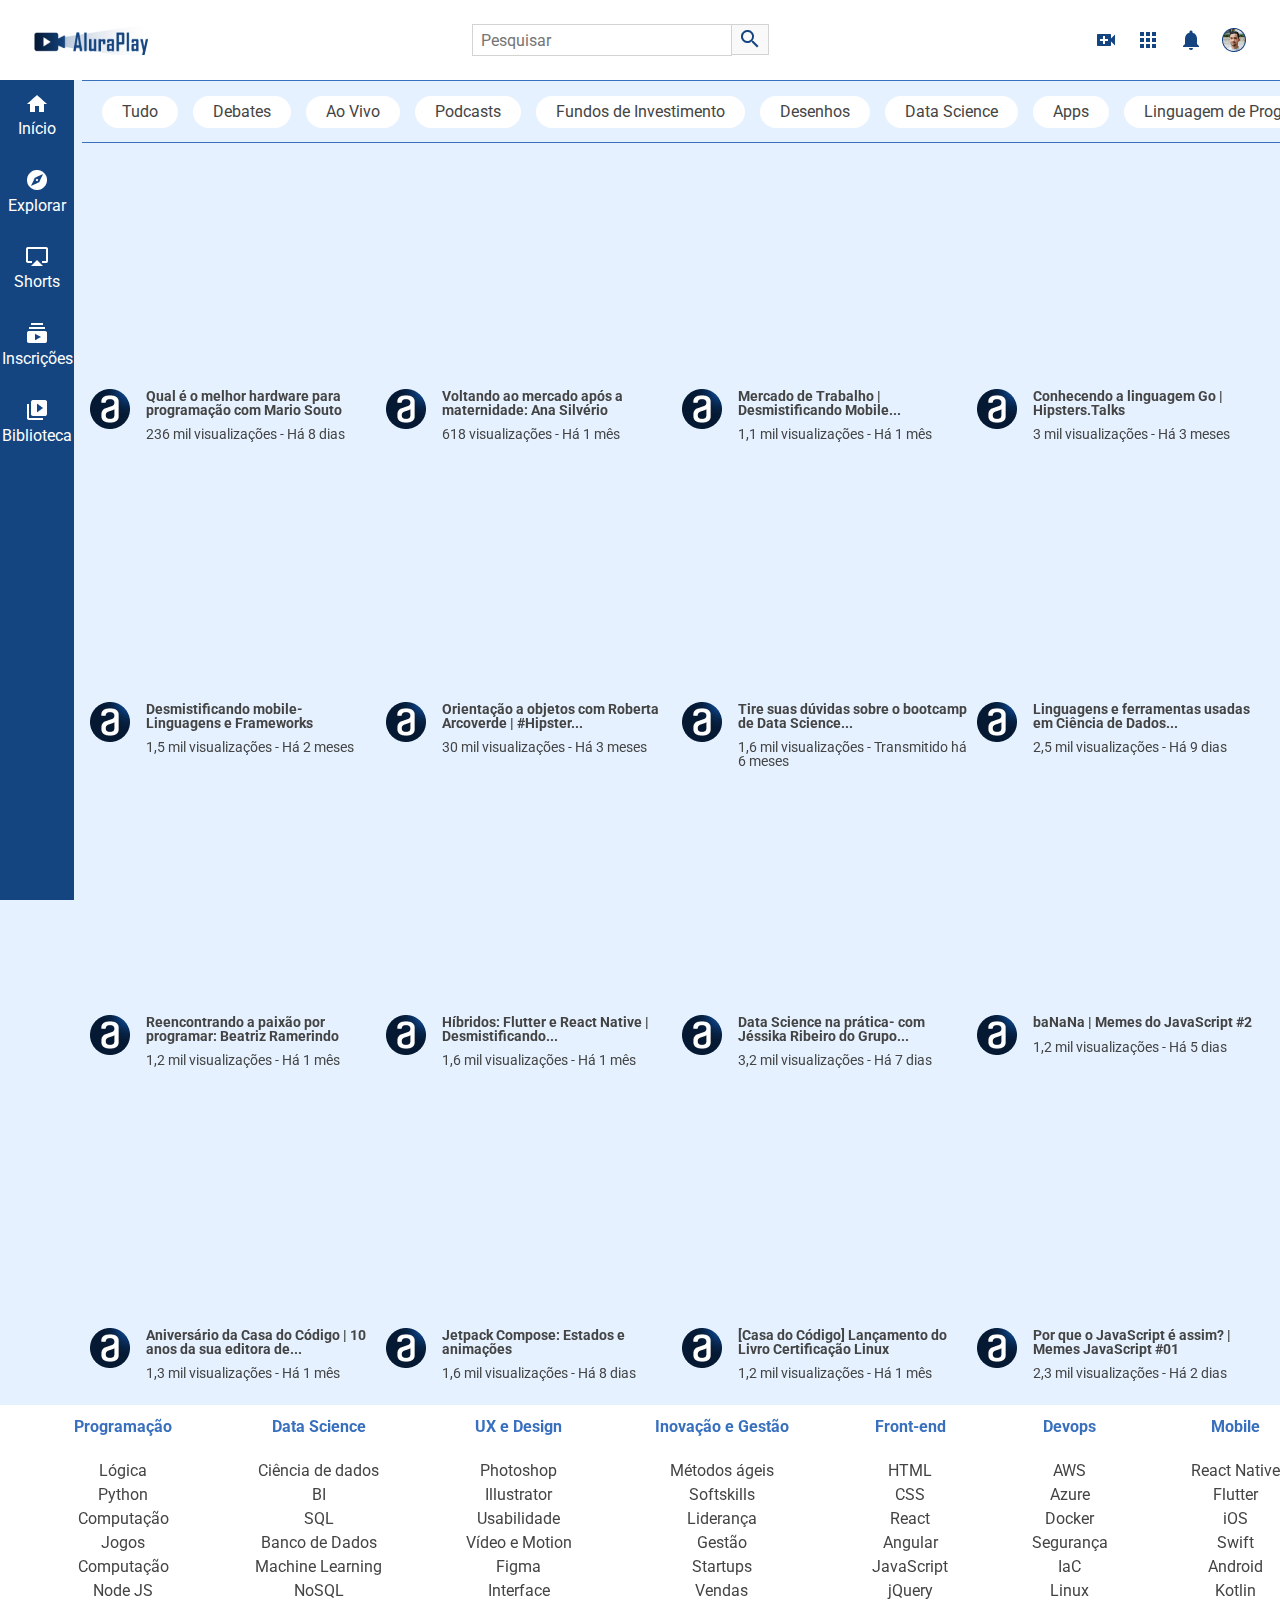
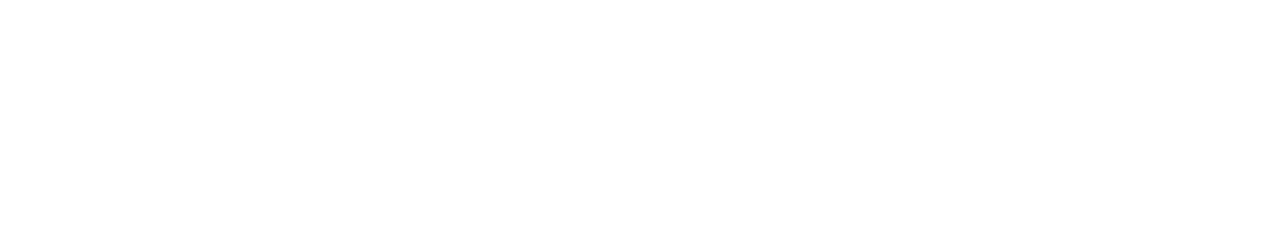
<file:  front-end-g7-one/Flexbox e layouts responsivos/projeto-aluraplay-projeto-base/index.html>
<!DOCTYPE html>
<html lang="pt-br">

<head>
    <meta charset="UTF-8">
    <meta http-equiv="X-UA-Compatible" content="IE=edge">
    <meta name="viewport" content="width=device-width, initial-scale=1.0">
    <link href="https://fonts.googleapis.com/css2?family=Roboto:wght@400;700&display=swap" rel="stylesheet">
    <link rel="stylesheet" href="./css/reset.css">
    <link rel="stylesheet" href="./css/estilos.css">
    <link rel="stylesheet" href="./css/flexbox.css">
    <title>AluraPlay</title>
    <link rel="shortcut icon" href="./img/favicon.ico" type="image/x-icon">
</head>

<body>

    <!-- Cabecalho -->
    <header>

        <nav class="cabecalho__container">

            <h1 class="logo__item" href="#"></h1>

            <div class="cabecalho__pesquisar__item">
                <form action="">
                    <input type="search" placeholder="Pesquisar" id="pesquisar" class="pesquisar__input">
                    <label for="pesquisar" class="pesquisar__label"></label>
                </form>
                <a href="#" class="cabecalho__audio"></a>
            </div>

            <div class="cabecalho__icones__item">
                <a href="#" class="cabecalho__videos"></a>
                <a href="#" class="cabecalho__apps"></a>
                <a href="#" class="cabecalho__notificacoes"></a>
                <a href="#" class="cabecalho__avatar"></a>
            </div>

        </nav>

    </header>

    <!-- Menu lateral -->

    <aside class="menu__container">
        <ul class="menu__lista">
            <li>
                <a class="menu__itens" href="#">
                    <i class="icone__inicio icone-item"></i>
                    <span>Início</span></a>
            </li>

            <li>
                <a class="menu__itens" href="#">
                    <i class="icone__explorar icone-item"></i>
                    <span>Explorar</span></a>
            </li>

            <li>
                <a class="menu__itens" href="#">
                    <i class="icone__shorts icone-item"></i>
                    <span>Shorts</span></a>
            </li>

            <li>
                <a class="menu__itens" href="#">
                    <i class="icone__inscricoes icone-item"></i>
                    <span>Inscrições</span></a>
            </li>

            <li>
                <a class="menu__itens" href="#">
                    <i class="icone__biblioteca icone-item"></i>
                    <span>Biblioteca</span></a>
            </li>
        </ul>

        <ul class="menu__lista">
            <li>
                <a class="menu__itens" href="#">
                    <i class="icone__historico icone-item"></i>
                    <span>Histórico</span></a>
            </li>

            <li>
                <a class="menu__itens" href="#">
                    <i class="icone__relogio icone-item"></i>
                    <span>Assistir mais tarde</span></a>
            </li>

            <li>
                <a class="menu__itens" href="#">
                    <i class="icone__like icone-item"></i>
                    <span>Marcados com like</span></a>
            </li>
        </ul>

        <ul class="menu__lista">
            <li>
                <a class="menu__itens" href="#">
                    <i class="icone__mostrar icone-item"></i>
                    <span>Mostrar mais 2</span></a>
            </li>

            <li>
                <a class="menu__itens" href="#">
                    <i class="icone__deschamps icone-item"></i>
                    <span>Felipe Deschamps</span></a>
            </li>

            <li>
                <a class="menu__itens" href="#">
                    <i class="icone__nerd icone-item"></i>
                    <span>Jovem Nerd</span></a>
            </li>

            <li>
                <a class="menu__itens" href="#">
                    <i class="icone__souto icone-item"></i>
                    <span>Mario Souto</span></a>
            </li>

            <li>
                <a class="menu__itens" href="#">
                    <i class="icone__iamarino icone-item"></i>
                    <span>Atila Iamarino</span></a>
            </li>

            <li>
                <a class="menu__itens" href="#">
                    <i class="icone__ballerini icone-item"></i>
                    <span>Rafaella Ballerini</span></a>
            </li>

            <li>
                <a class="menu__itens" href="#">
                    <i class="icone__gaveta icone-item"></i>
                    <span>Gaveta</span></a>
            </li>

            <li>
                <a class="menu__itens" href="#">
                    <i class="icone__alura icone-item"></i>
                    <span>Alura</span></a>
            </li>

            <li>
                <a class="menu__itens inscricoes" href="#">INSCRIÇÕES</a>
            </li>
        </ul>

        <ul class="menu__lista">
            <li class="jogos">
                <a class="menu__itens" href="#">
                    <i class="icone__jogos icone-item"></i>
                    <span>Jogos</span></a>
            </li>

            <li class="filmes">
                <a class="menu__itens" href="#">
                    <i class="icone__filmes icone-item"></i>
                    <span>Filmes</span></a>
            </li>
            <li class="premium">
                <a class="menu__itens" href="#">
                    <i class="icone__videos icone-item"></i>
                    <span>Vídeo Premium</span></a>
            </li>

            <li class="menu__itens maispagina">
                <a href="#">MAIS DA PÁGINA</a>
            </li>
        </ul>
    </aside>

    <!-- Seção superior -->

    <section class="superior__secao__container">
        <a class="superior__item" href="#">Tudo</a>
        <a class="superior__item" href="#">Debates</a>
        <a class="superior__item" href="#">Ao Vivo</a>
        <a class="superior__item" href="#">Podcasts</a>
        <a class="superior__item" href="#">Fundos de Investimento</a>
        <a class="superior__item" href="#">Desenhos</a>
        <a class="superior__item" href="#">Data Science</a>
        <a class="superior__item" href="#">Apps</a>
        <a class="superior__item" href="#">Linguagem de Programação</a>
        <a class="superior__item" href="#">Ciência da Computação</a>
        <a class="superior__item" href="#">Marketing</a>
    </section>

    <!-- Vídeos -->

    <ul class="videos__container">
        <li class="videos__item">
            <iframe width="100%"  height="72%" src="https://www.youtube.com/embed/pA-EgOaF23I" title="YouTube video player" frameborder="0"
                allow="accelerometer; autoplay; clipboard-write; encrypted-media; gyroscope; picture-in-picture"
                allowfullscreen></iframe>
            <div class="descricao-video">
                <img src="./img/videos/Ellipse 11.png" alt="Logo do canal Alura Cursos Online">
                <h3>Qual é o melhor hardware para programação com Mario Souto</h3>
                <p>236 mil visualizações - Há 8 dias</p>
            </div>
        </li>
        <li class="videos__item">
            <iframe width="100%"  height="72%" src="https://www.youtube.com/embed/OrnUhR41MYI"
                title="Voltando ao mercado após a maternidade: Ana Silvério" frameborder="0"
                allow="accelerometer; autoplay; clipboard-write; encrypted-media; gyroscope; picture-in-picture"
                allowfullscreen></iframe>
            <div class="descricao-video">
                <img src="./img/videos/Ellipse 11.png" alt="Logo do canal Alura Cursos Online">
                <h3>Voltando ao mercado após a maternidade: Ana Silvério</h3>
                <p>618 visualizações - Há 1 mês</p>
            </div>
        </li>
        <li class="videos__item">
            <iframe width="100%"  height="72%" src="https://www.youtube.com/embed/YhnNOTde2I0"
                title="Mercado de Trabalho | Desmistificando Mobile - Episódio 5" frameborder="0"
                allow="accelerometer; autoplay; clipboard-write; encrypted-media; gyroscope; picture-in-picture"
                allowfullscreen></iframe>
            <div class="descricao-video">
                <img src="./img/videos/Ellipse 11.png" alt="Logo do canal Alura Cursos Online">
                <h3>Mercado de Trabalho | Desmistificando Mobile...</h3>
                <p>1,1 mil visualizações - Há 1 mês</p>
            </div>
        </li>
        <li class="videos__item">
            <iframe width="100%"  height="72%" src="https://www.youtube.com/embed/y8FeZMv37WU" title="Conhecendo a linguagem Go | Hipsters.Talks"
                frameborder="0"
                allow="accelerometer; autoplay; clipboard-write; encrypted-media; gyroscope; picture-in-picture"
                allowfullscreen></iframe>
            <div class="descricao-video">
                <img src="./img/videos/Ellipse 11.png" alt="Logo do canal Alura Cursos Online">
                <h3>Conhecendo a linguagem Go | Hipsters.Talks</h3>
                <p>3 mil visualizações - Há 3 meses</p>
            </div>
        </li>
        <li class="videos__item">
            <iframe width="100%"  height="72%" src="https://www.youtube.com/embed/fmu1LQvZhms"
                title="Desmistificando mobile- Linguagens e Frameworks - Episódio 2" frameborder="0"
                allow="accelerometer; autoplay; clipboard-write; encrypted-media; gyroscope; picture-in-picture"
                allowfullscreen></iframe>
            <div class="descricao-video">
                <img src="./img/videos/Ellipse 11.png" alt="Logo do canal Alura Cursos Online">
                <h3>Desmistificando mobile- Linguagens e Frameworks</h3>
                <p>1,5 mil visualizações - Há 2 meses</p>
            </div>
        </li>
        <li class="videos__item">
            <iframe width="100%"  height="72%" src="https://www.youtube.com/embed/jpuJ1qrluoU"
                title="Orientação a objetos com Roberta Arcoverde | #HipstersPontoTube" frameborder="0"
                allow="accelerometer; autoplay; clipboard-write; encrypted-media; gyroscope; picture-in-picture"
                allowfullscreen></iframe>
            <div class="descricao-video">
                <img src="./img/videos/Ellipse 11.png" alt="Logo do canal Alura Cursos Online">
                <h3>Orientação a objetos com Roberta Arcoverde | #Hipster...</h3>
                <p>30 mil visualizações - Há 3 meses</p>
            </div>
        </li>
        <li class="videos__item">
            <iframe width="100%"  height="72%" src="https://www.youtube.com/embed/2HhPcadvjqU"
                title="Tire suas dúvidas sobre o bootcamp de Data Science." frameborder="0"
                allow="accelerometer; autoplay; clipboard-write; encrypted-media; gyroscope; picture-in-picture"
                allowfullscreen></iframe>
            <div class="descricao-video">
                <img src="./img/videos/Ellipse 11.png" alt="Logo do canal Alura Cursos Online">
                <h3>Tire suas dúvidas sobre o bootcamp de Data Science...</h3>
                <p>1,6 mil visualizações - Transmitido há 6 meses</p>
            </div>
        </li>
        <li class="videos__item">
            <iframe width="100%"  height="72%" src="https://www.youtube.com/embed/h83e1aAM5xQ" title="
                4:06
                TOCANDO AGORA
                Linguagens e ferramentas usadas em Ciência de Dados | Universo Data Science - Episódio 3"
                frameborder="0"
                allow="accelerometer; autoplay; clipboard-write; encrypted-media; gyroscope; picture-in-picture"
                allowfullscreen></iframe>
            <div class="descricao-video">
                <img src="./img/videos/Ellipse 11.png" alt="Logo do canal Alura Cursos Online">
                <h3>Linguagens e ferramentas usadas em Ciência de Dados...</h3>
                <p>2,5 mil visualizações - Há 9 dias</p>
            </div>
        </li>
        <li class="videos__item">
            <iframe width="100%"  height="72%" src="https://www.youtube.com/embed/CnB3eLTrkn4"
                title="Reencontrando a paixão por programar: Beatriz Ramerindo" frameborder="0"
                allow="accelerometer; autoplay; clipboard-write; encrypted-media; gyroscope; picture-in-picture"
                allowfullscreen></iframe>
            <div class="descricao-video">
                <img src="./img/videos/Ellipse 11.png" alt="Logo do canal Alura Cursos Online">
                <h3>Reencontrando a paixão por programar: Beatriz Ramerindo</h3>
                <p>1,2 mil visualizações - Há 1 mês</p>
            </div>
        </li>
        <li class="videos__item">
            <iframe width="100%"  height="72%" src="https://www.youtube.com/embed/vf9P_PycgRw"
                title="Híbridos: Flutter e React Native | Desmistificando Mobile - Episódio 4" frameborder="0"
                allow="accelerometer; autoplay; clipboard-write; encrypted-media; gyroscope; picture-in-picture"
                allowfullscreen></iframe>
            <div class="descricao-video">
                <img src="./img/videos/Ellipse 11.png" alt="Logo do canal Alura Cursos Online">
                <h3>Híbridos: Flutter e React Native | Desmistificando...</h3>
                <p>1,6 mil visualizações - Há 1 mês</p>
            </div>
        </li>
        <li class="videos__item">
            <iframe width="100%"  height="72%" src="https://www.youtube.com/embed/Nts3P35mHzE"
                title="Data Science na prática- com Jéssika Ribeiro do Grupo Boticário | Universo Data Science - Episódio 4"
                frameborder="0"
                allow="accelerometer; autoplay; clipboard-write; encrypted-media; gyroscope; picture-in-picture"
                allowfullscreen></iframe>
            <div class="descricao-video">
                <img src="./img/videos/Ellipse 11.png" alt="Logo do canal Alura Cursos Online">
                <h3>Data Science na prática- com Jéssika Ribeiro do Grupo...</h3>
                <p>3,2 mil visualizações - Há 7 dias</p>
            </div>
        </li>
        <li class="videos__item">
            <iframe width="100%"  height="72%" src="https://www.youtube.com/embed/HBVCsBtsmzA" title="baNaNa | Memes do JavaScript - Episódio 2"
                frameborder="0"
                allow="accelerometer; autoplay; clipboard-write; encrypted-media; gyroscope; picture-in-picture"
                allowfullscreen></iframe>
            <div class="descricao-video">
                <img src="./img/videos/Ellipse 11.png" alt="Logo do canal Alura Cursos Online">
                <h3>baNaNa | Memes do JavaScript #2</h3>
                <p>1,2 mil visualizações - Há 5 dias</p>
            </div>
        </li>
        <li class="videos__item">
            <iframe width="100%"  height="72%" src="https://www.youtube.com/embed/SyEdlBSw11k"
                title="Aniversário da Casa do Código | 10 anos da sua editora de Tecnologia" frameborder="0"
                allow="accelerometer; autoplay; clipboard-write; encrypted-media; gyroscope; picture-in-picture"
                allowfullscreen></iframe>
            <div class="descricao-video">
                <img src="./img/videos/Ellipse 11.png" alt="Logo do canal Alura Cursos Online">
                <h3>Aniversário da Casa do Código | 10 anos da sua editora de...</h3>
                <p>1,3 mil visualizações - Há 1 mês</p>
            </div>
        </li>
        <li class="videos__item">
            <iframe width="100%"  height="72%" src="https://www.youtube.com/embed/FKYBCl_I9zU"
                title="Jetpack Compose: Estados e animações | #AluraMais" frameborder="0"
                allow="accelerometer; autoplay; clipboard-write; encrypted-media; gyroscope; picture-in-picture"
                allowfullscreen></iframe>
            <div class="descricao-video">
                <img src="./img/videos/Ellipse 11.png" alt="Logo do canal Alura Cursos Online">
                <h3>Jetpack Compose: Estados e animações</h3>
                <p>1,6 mil visualizações - Há 8 dias</p>
            </div>
        </li>
        <li class="videos__item">
            <iframe width="100%"  height="72%" src="https://www.youtube.com/embed/68EGCA67g_A"
                title="[Casa do Código] Lançamento do Livro Certificação Linux" frameborder="0"
                allow="accelerometer; autoplay; clipboard-write; encrypted-media; gyroscope; picture-in-picture"
                allowfullscreen></iframe>
            <div class="descricao-video">
                <img src="./img/videos/Ellipse 11.png" alt="Logo do canal Alura Cursos Online">
                <h3>[Casa do Código] Lançamento do Livro Certificação Linux</h3>
                <p>1,2 mil visualizações - Há 1 mês</p>
            </div>
        </li>
        <li class="videos__item">
            <iframe width="100%"  height="72%" src="https://www.youtube.com/embed/VHxoyduIt18"
                title="Por que o JavaScript é assim? | Memes do JavaScript - Episódio 1" frameborder="0"
                allow="accelerometer; autoplay; clipboard-write; encrypted-media; gyroscope; picture-in-picture"
                allowfullscreen></iframe>
            <div class="descricao-video">
                <img src="./img/videos/Ellipse 11.png" alt="Logo do canal Alura Cursos Online">
                <h3>Por que o JavaScript é assim? | Memes JavaScript #01</h3>
                <p>2,3 mil visualizações - Há 2 dias</p>
            </div>
        </li>
    </ul>

    <!-- <Seção rodapé> -->
    <footer class="rodape__container">
        <section>
            <h2 class="rodape__titulo">Programação</h2>
            <p class="rodape__texto">Lógica</p>
            <p>Python</p>
            <p>Computação</p>
            <p>Jogos</p>
            <p>Computação</p>
            <p>Node JS</p>
        </section>

        <section>
            <h2 class="rodape__titulo">Data Science</h2>
            <p class="rodape__texto">Ciência de dados</p>
            <p>BI</p>
            <p>SQL</p>
            <p>Banco de Dados</p>
            <p>Machine Learning</p>
            <p>NoSQL</p>
        </section>

        <section>
            <h2 class="rodape__titulo">UX e Design</h2>
            <p class="rodape__texto">Photoshop</p>
            <p>Illustrator</p>
            <p>Usabilidade</p>
            <p>Vídeo e Motion</p>
            <p>Figma</p>
            <p>Interface</p>
        </section>

        <section>
            <h2 class="rodape__titulo">Inovação e Gestão</h2>
            <p class="rodape__texto">Métodos ágeis</p>
            <p>Softskills</p>
            <p>Liderança</p>
            <p>Gestão</p>
            <p>Startups</p>
            <p>Vendas</p>
        </section>

        <section>
            <h2 class="rodape__titulo">Front-end</h2>
            <p class="rodape__texto">HTML</p>
            <p>CSS</p>
            <p>React</p>
            <p>Angular</p>
            <p>JavaScript</p>
            <p>jQuery</p>
        </section>

        <section>
            <h2 class="rodape__titulo">Devops</h2>
            <p class="rodape__texto">AWS</p>
            <p>Azure</p>
            <p>Docker</p>
            <p>Segurança</p>
            <p>IaC</p>
            <p>Linux</p>
        </section>

        <section>
            <h2 class="rodape__titulo">Mobile</h2>
            <p class="rodape__texto">React Native</p>
            <p>Flutter</p>
            <p>iOS</p>
            <p>Swift</p>
            <p>Android</p>
            <p>Kotlin</p>
        </section>
    </footer>

</body>

</html>
</file>
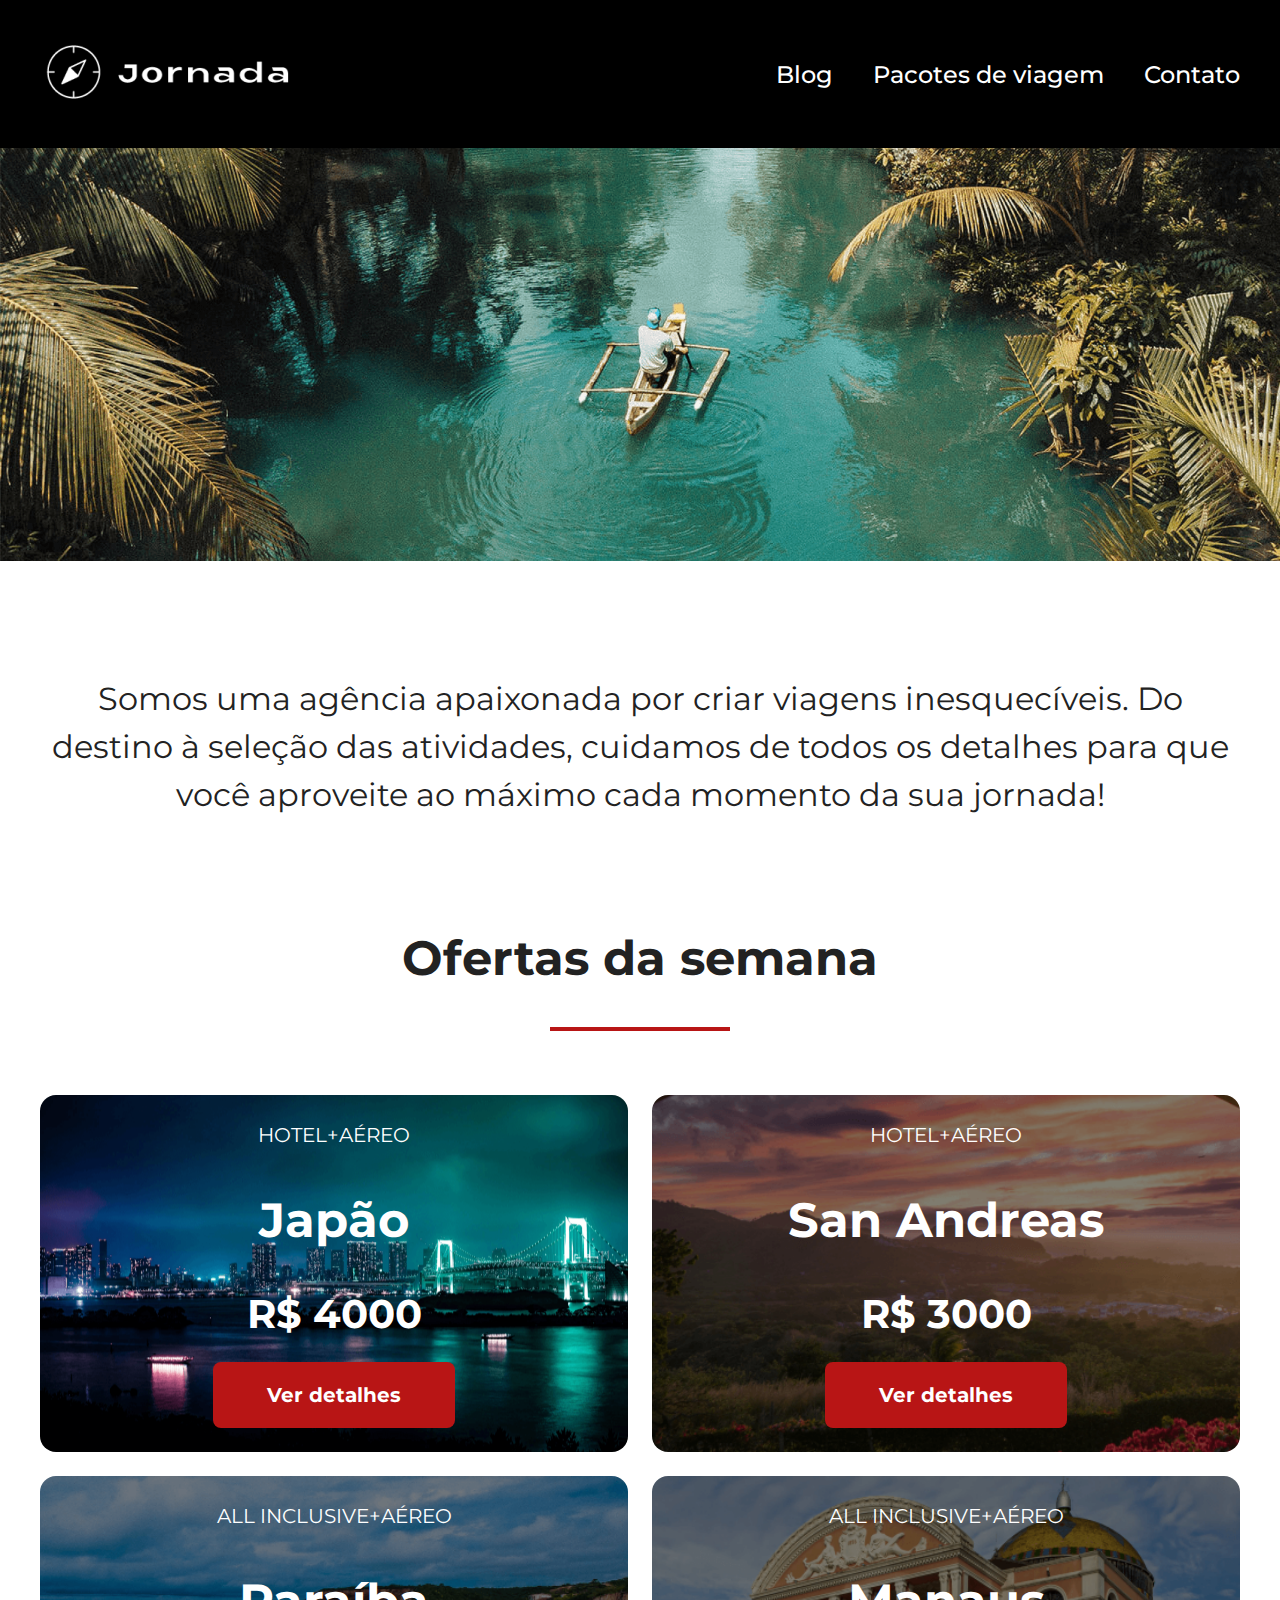
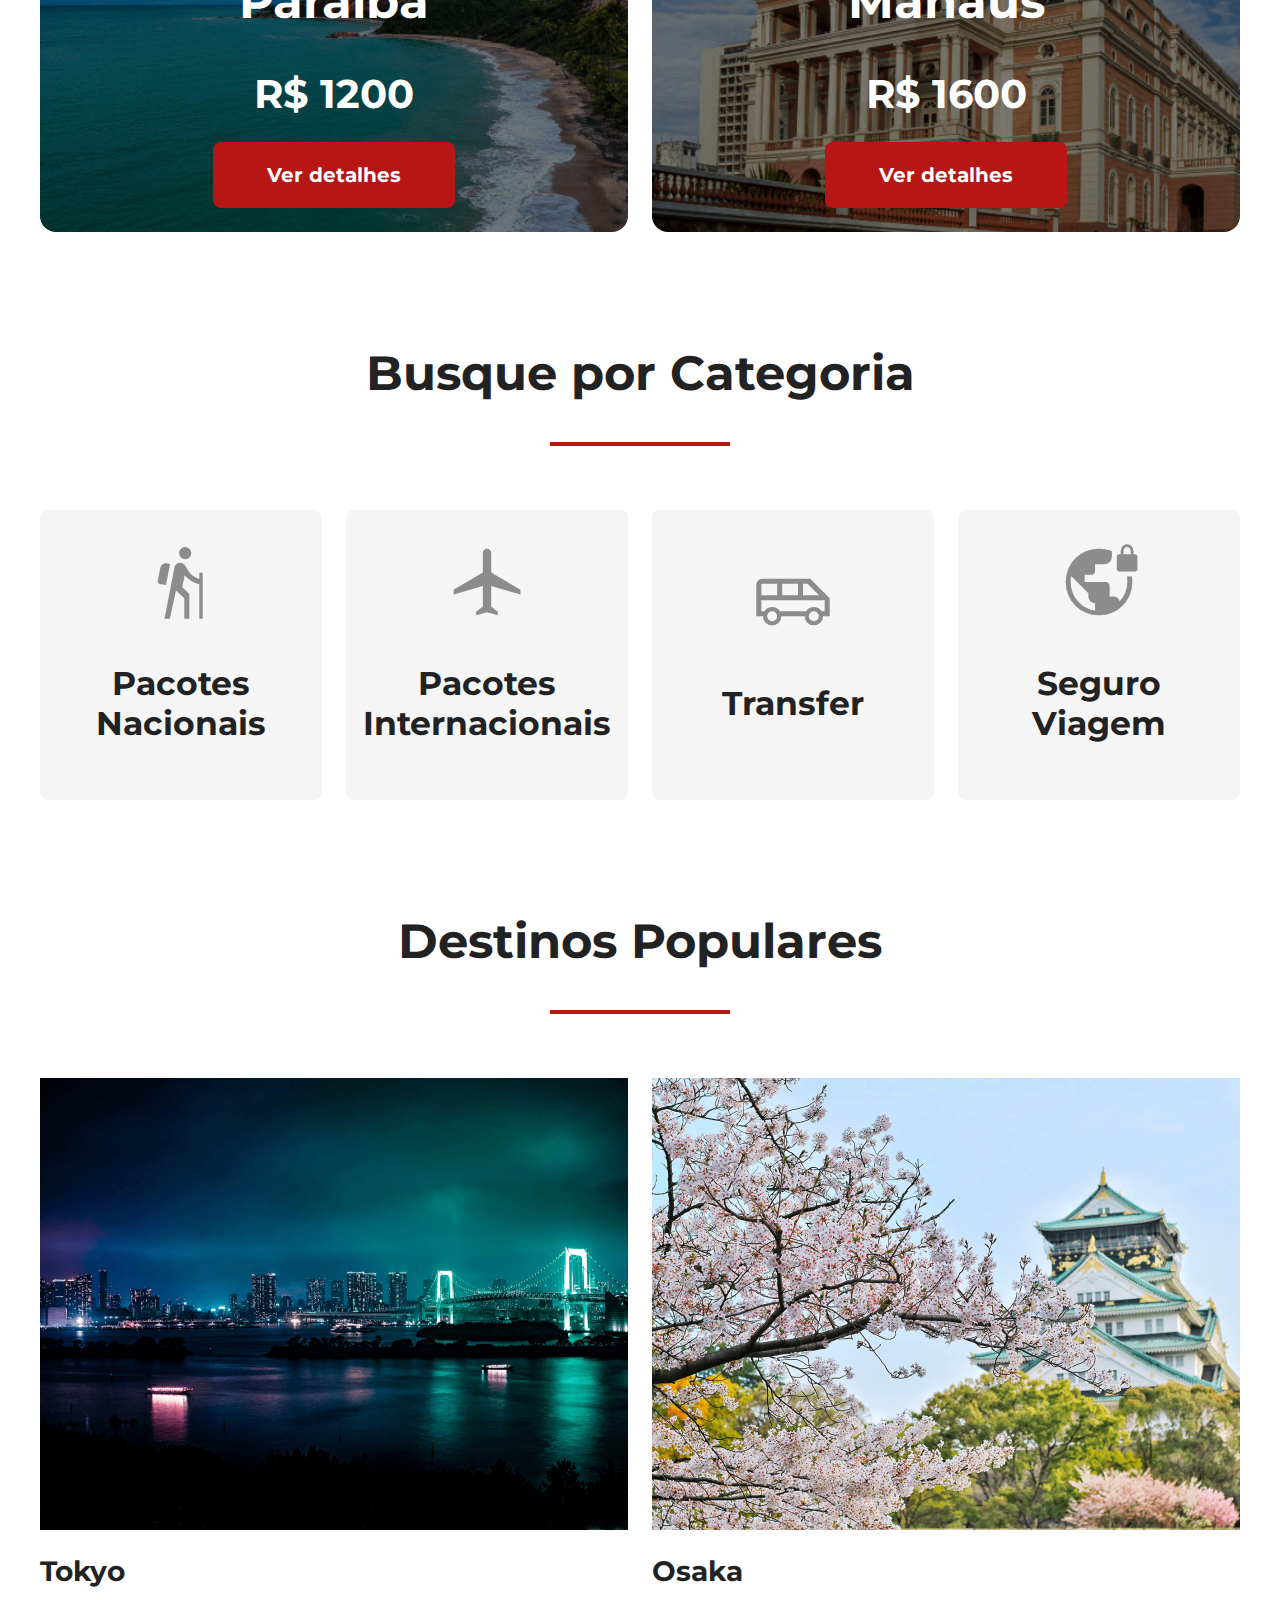
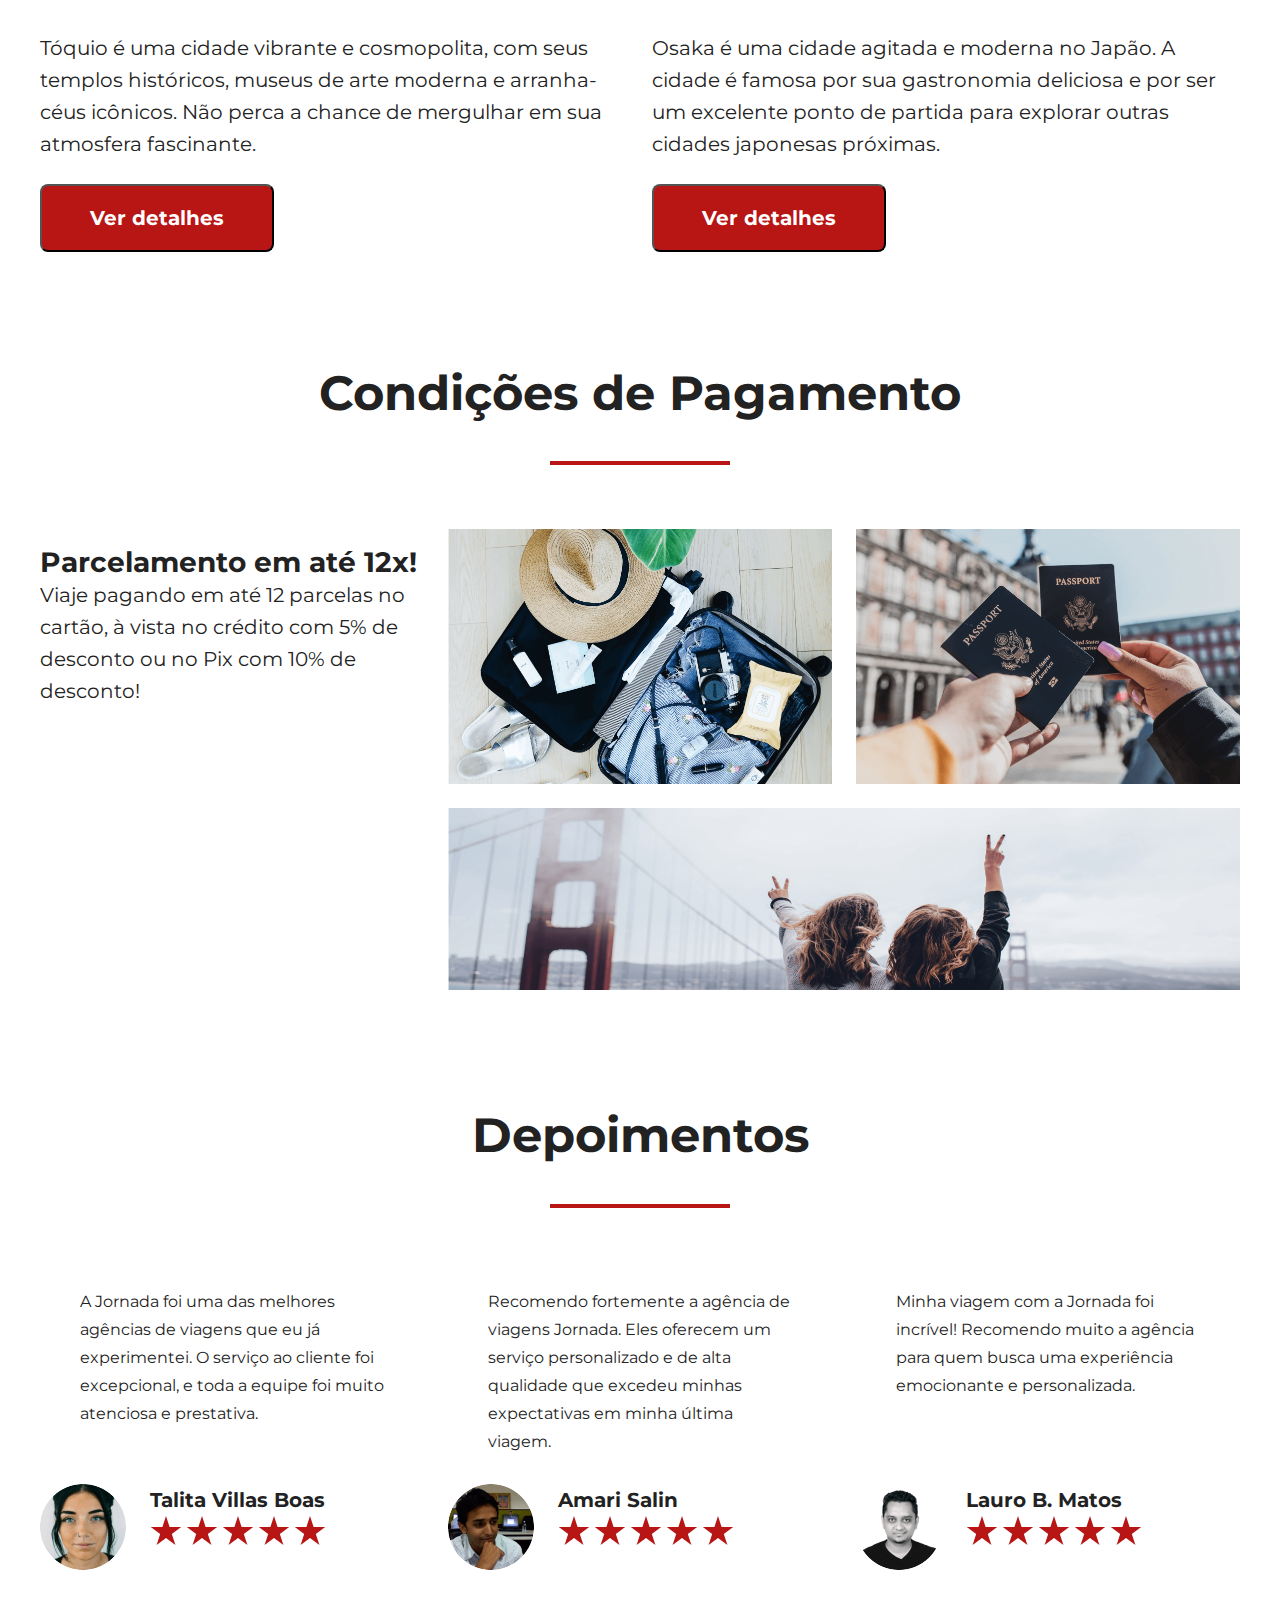
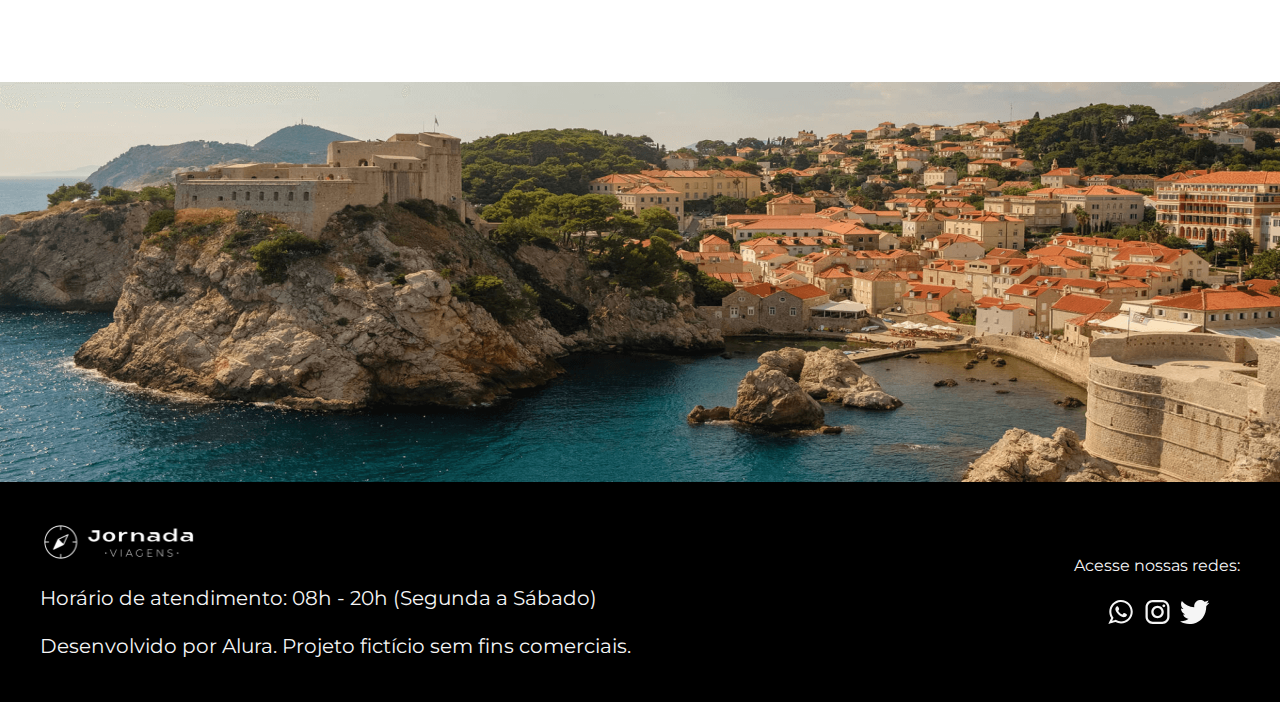
<file:  front-end-g7-one/IA generativa no Front-end: trabalhando com acessibilidade, semântica e HTML/jornada-ia-base-projeto-base/index.html>
<!DOCTYPE html>
<html lang="pt-br">

<head>
    <meta charset="UTF-8">
    <meta name="viewport" content="width=device-width, initial-scale=1.0">
    <title>Jornada</title>
    <link rel="stylesheet" href="./global.css">
    <link rel="stylesheet" href="./index.css">
    <link rel="preconnect" href="https://fonts.googleapis.com">
    <link rel="preconnect" href="https://fonts.gstatic.com" crossorigin>
    <link
        href="https://fonts.googleapis.com/css2?family=Montserrat:ital,wght@0,100;0,200;0,300;0,400;0,500;0,600;0,700;0,800;0,900;1,100;1,200;1,300;1,400;1,500;1,600;1,700;1,800;1,900&family=Prata&family=Unbounded:wght@200;300;400;500;600;700;800;900&display=swap"
        rel="stylesheet">
    <link rel="stylesheet"
        href="https://fonts.googleapis.com/css2?family=Material+Symbols+Outlined:opsz,wght,FILL,GRAD@48,400,0,0" />
</head>

<body>
    <header class="cabecalho__container">
        <div class="cabecalho">
            <a href="" class="cabecalho__logo">
                <img class="cabecalho__logo--icone" alt="Logotipo do site" src="./img/logoprovisriabranca-1@2x.png" />
            </a>
            <nav class="cabecalho__navegacao">
                <ul class="cabecalho__ul">
                    <li>
                        <a class="cabecalho__navegacao--item" href="">Blog</a>
                    </li>

                    <li>
                        <a class="cabecalho__navegacao--item" href="">Pacotes de viagem</a>
                    </li>

                    <li>
                        <a class="cabecalho__navegacao--item" href="">Contato</a>
                    </li>
                </ul>
            </nav>
        </div>
    </header>
    

    <section class="banner">
        <div class="banner__wrapper">
            <figure class="banner__figure">
                <img class="banner__img" alt="Imagem de um homem andando de canoa em águas cristalinas" src="./img/maldivas@2x.png" />
                <figcaption class="banner__descricao">
                    Somos uma agência apaixonada por criar viagens inesquecíveis. Do
                    destino à seleção das atividades, cuidamos de todos os detalhes
                    para que você aproveite ao máximo cada momento da sua jornada!
                </figcaption>
            </figure>
        </div>
    </section>
    
    <main class="container">

        <section class="ofertas">
            <div class="ofertas__titulo">
                <h2 class="ofertas__titulo--texto">Ofertas da semana</h2>
                <div class="ofertas__titulo--sublinhado"></div>
            </div>
            <div class="ofertas__cards">
                <div class="ofertas__cards--grupo">
                    <article class="ofertas__cards--item ofertas__cards--japao">
                        <div class="ofertas__card">
                            <header class="ofertas__card--conteudo">
                                <div class="ofertas__card--destino">
                                    <span class="ofertas__card--destino-tipo">HOTEL+AÉREO</span>
                                    <h2 class="ofertas__card--destino-nome">Japão</h2>
                                </div>
                            </header>
                            <div class="ofertas__card--preco">R$ 4000</div>
                            <div class="ofertas__card--botao">
                                <button class="ofertas__card--botao-texto">Ver detalhes</button>
                            </div>
                        </div>
                    </article>
                    
                    <article class="ofertas__cards--item  ofertas__cards--san-andreas">
                        <div class="ofertas__card">
                            <header class="ofertas__card--conteudo">
                                <div class="ofertas__card--destino">
                                    <span class="ofertas__card--destino-tipo">HOTEL+AÉREO</span>
                                    <h2 class="ofertas__card--destino-nome">San Andreas</h2>
                                </div>
                                <div class="ofertas__card--preco">R$ 3000</div>
                                <div class="ofertas__card--botao">
                                    <button class="ofertas__card--botao-texto">Ver detalhes</button>
                                </div>
                            </header>
                        </div>
                    </article>

                    <article class="ofertas__cards--item  ofertas__cards--paraiba">
                        <div class="ofertas__card">
                            <header class="ofertas__card--conteudo">
                                <div class="ofertas__card--destino">
                                    <span class="ofertas__card--destino-tipo">ALL INCLUSIVE+AÉREO</span>
                                    <h2 class="ofertas__card--destino-nome">Paraíba</h2>
                                </div>
                                <div class="ofertas__card--preco">R$ 1200</div>
                                <div class="ofertas__card--botao">
                                    <button class="ofertas__card--botao-texto">Ver detalhes</button>
                                </div>
                            </header>
                        </div>
                    </article>

                    <article class="ofertas__cards--item  ofertas__cards--manaus">
                        <div class="ofertas__card">
                            <header class="ofertas__card--conteudo">
                                <div class="ofertas__card--destino">
                                    <span class="ofertas__card--destino-tipo">ALL INCLUSIVE+AÉREO</span>
                                    <h2 class="ofertas__card--destino-nome">Manaus</h2>
                                </div>
                                <div class="ofertas__card--preco">R$ 1600</div>
                                <div class="ofertas__card--botao">
                                    <button class="ofertas__card--botao-texto">Ver detalhes</button>
                                </div>
                            </header>
                        </div>
                    </article>
                </div>
            </div>
        </section>

        <section class="busca">
            <header class="busca__titulo">
                <h2 class="busca__titulo--texto">Busque por Categoria</h2>
                <div class="busca__titulo--sublinhado"></div>
            </header>
            <div class="busca__categorias">
                <article class="busca__categoria">
                    <div class="busca__categoria--icone">
                        <span class="material-symbols-outlined">
                            hiking
                        </span>
                    </div>
                    <h3 class="busca__categoria--nome">Pacotes Nacionais</h3>
                </article>
                <article class="busca__categoria">
                    <div class="busca__categoria--icone">
                        <span class="material-symbols-outlined">
                            flight
                        </span>
                    </div>
                    <h3 class="busca__categoria--nome">Pacotes Internacionais</h3>
                </article>
                <article class="busca__categoria">
                    <div class="busca__categoria--icone">
                        <span class="material-symbols-outlined">
                            airport_shuttle
                        </span>
                    </div>
                    <h3 class="busca__categoria--nome">Transfer</h3>
                </article>
                <article class="busca__categoria">
                    <div class="busca__categoria--icone">
                        <span class="material-symbols-outlined">
                            vpn_lock
                        </span>
                    </div>
                    <h3 class="busca__categoria--nome">Seguro Viagem</h3>
                </article>
            </div>
        </section>
        

        <section class="destinos">
            <header class="destinos__titulo">
                <h2 class="destinos__titulo--texto">Destinos Populares</h2>
                <div class="destinos__titulo--sublinhado"></div>
            </header>
            <div class="destinos__lista">
                <article class="destinos__item">
                    <img class="destinos__item--image" alt="Imagem de Tokyo" src="./img/tokyo@2x.png" />
                    <h3 class="destinos__item--nome">Tokyo</h3>
                    <p class="destinos__item--descricao">
                        Tóquio é uma cidade vibrante e cosmopolita, com seus templos históricos, museus de arte moderna
                        e arranha-céus icônicos. Não perca a chance de mergulhar em sua atmosfera fascinante.
                    </p>
                    <div class="destinos__item--botao-container">
                        <button class="destinos__item--botao">
                            <span class="destinos__item--botao-texto">Ver detalhes</span>
                        </button>
                    </div>
                </article>
                <article class="destinos__item">
                    <img class="destinos__item--image" alt="Imagem de Osaka" src="./img/osaka@2x.png" />
                    <h3 class="destinos__item--nome">Osaka</h3>
                    <p class="destinos__item--descricao">
                        Osaka é uma cidade agitada e moderna no Japão. A cidade é famosa por sua gastronomia deliciosa
                        e por ser um excelente ponto de partida para explorar outras cidades japonesas próximas.
                    </p>
                    <div class="destinos__item--botao-container">
                        <button class="destinos__item--botao">
                            <span class="destinos__item--botao-texto">Ver detalhes</span>
                        </button>
                    </div>
                </article>
            </div>
        </section>
        

        <section class="pagamento">
            <header class="pagamento__titulo">
                <h2 class="pagamento__titulo--texto">Condições de Pagamento</h2>
                <div class="pagamento__titulo--sublinhado"></div>
            </header>
            <div class="pagamento__condicoes">
                <p class="pagamento__condicoes--descricao">
                    <strong class="pagamento__condicoes--destaque">Parcelamento em até 12x!</strong>
                    <span class="pagamento__condicoes--detalhes">
                        Viaje pagando em até 12 parcelas no cartão, à vista no crédito com 5% de desconto ou no Pix com 10% de desconto!
                    </span>
                </p>
                <div class="pagamento__imagens">
                    <div class="pagamento__imagens--grupo">
                        <div class="pagamento__imagens--imagem-container">
                            <img class="pagamento__imagens--imagem" alt="Bolsa de viagem sendo arrumada em um piso" src="./img/montagem-japo-1@2x.png" />
                        </div>
                        <div class="pagamento__imagens--imagem-container">
                            <img class="pagamento__imagens--imagem" alt="Duas pessoas segurando passaportes pretos com uma paisagem urbana ao fundo" src="./img/montagem-japo-2@2x.png" />
                        </div>
                    </div>
                    <div class="pagamento__imagens--imagem-destaque">
                        <img class="pagamento__imagens--imagem" alt="Duas pessoas fazendo sinal de paz com as mãos à frente da Ponte de São Francisco" src="./img/montagem-japo-3@2x.png" />
                    </div>
                </div>
            </div>
        </section>
        

        <section class="depoimentos">
            <header class="depoimentos__titulo">
                <h2 class="depoimentos__titulo--texto">Depoimentos</h2>
                <div class="depoimentos__titulo--sublinhado"></div>
            </header>
            <div class="depoimentos__wrapper">
                <article class="depoimentos__item">
                    <blockquote class="depoimentos__texto">
                        A Jornada foi uma das melhores agências de viagens que eu já experimentei. 
                        O serviço ao cliente foi excepcional, e toda a equipe foi muito atenciosa e prestativa.
                    </blockquote>
                    <div class="depoimentos__autor">
                        <img class="depoimentos__autor--foto" alt="Foto de Talita Villas Boas" src="./img/ellipse-1@2x.png" />
                        <div class="depoimentos__autor--info">
                            <cite class="depoimentos__autor--nome">Talita Villas Boas</cite>
                            <div class="depoimentos__autor--avaliacao">
                                <img class="depoimentos__autor--avaliacao-estrela" alt="Estrela de avaliação" src="./img/star-1.svg" />
                                <img class="depoimentos__autor--avaliacao-estrela" alt="Estrela de avaliação" src="./img/star-1.svg" />
                                <img class="depoimentos__autor--avaliacao-estrela" alt="Estrela de avaliação" src="./img/star-1.svg" />
                                <img class="depoimentos__autor--avaliacao-estrela" alt="Estrela de avaliação" src="./img/star-1.svg" />
                                <img class="depoimentos__autor--avaliacao-estrela" alt="Estrela de avaliação" src="./img/star-1.svg" />
                            </div>
                        </div>
                    </div>
                </article>
        
                <article class="depoimentos__item">
                    <blockquote class="depoimentos__texto">
                        Recomendo fortemente a agência de viagens Jornada. Eles oferecem um serviço personalizado 
                        e de alta qualidade que excedeu minhas expectativas em minha última viagem.
                    </blockquote>
                    <div class="depoimentos__autor">
                        <img class="depoimentos__autor--foto" alt="Foto de Amari Salin" src="./img/avatar-amari@2x.png" />
                        <div class="depoimentos__autor--info">
                            <cite class="depoimentos__autor--nome">Amari Salin</cite>
                            <div class="depoimentos__autor--avaliacao">
                                <img class="depoimentos__autor--avaliacao-estrela" alt="Estrela de avaliação" src="./img/star-1.svg" />
                                <img class="depoimentos__autor--avaliacao-estrela" alt="Estrela de avaliação" src="./img/star-1.svg" />
                                <img class="depoimentos__autor--avaliacao-estrela" alt="Estrela de avaliação" src="./img/star-1.svg" />
                                <img class="depoimentos__autor--avaliacao-estrela" alt="Estrela de avaliação" src="./img/star-1.svg" />
                                <img class="depoimentos__autor--avaliacao-estrela" alt="Estrela de avaliação" src="./img/star-1.svg" />
                            </div>
                        </div>
                    </div>
                </article>
        
                <article class="depoimentos__item">
                    <blockquote class="depoimentos__texto">
                        Minha viagem com a Jornada foi incrível! Recomendo muito a agência para quem busca uma 
                        experiência emocionante e personalizada.
                    </blockquote>
                    <div class="depoimentos__autor">
                        <img class="depoimentos__autor--foto" alt="Foto de Lauro B. Matos" src="./img/avatar-lauro@2x.png" />
                        <div class="depoimentos__autor--info">
                            <cite class="depoimentos__autor--nome">Lauro B. Matos</cite>
                            <div class="depoimentos__autor--avaliacao">
                                <img class="depoimentos__autor--avaliacao-estrela" alt="Estrela de avaliação" src="./img/star-1.svg" />
                                <img class="depoimentos__autor--avaliacao-estrela" alt="Estrela de avaliação" src="./img/star-1.svg" />
                                <img class="depoimentos__autor--avaliacao-estrela" alt="Estrela de avaliação" src="./img/star-1.svg" />
                                <img class="depoimentos__autor--avaliacao-estrela" alt="Estrela de avaliação" src="./img/star-1.svg" />
                                <img class="depoimentos__autor--avaliacao-estrela" alt="Estrela de avaliação" src="./img/star-1.svg" />
                            </div>
                        </div>
                    </div>
                </article>
            </div>
        </section>
        
    </main>

<!-- Imagem que cobre 100% da largura da tela antes do rodapé -->
<img class="pre-footer__image" alt="Imagem representativa da agência de viagens" src="./img/pre-footer-image.png" style="width: 100%;" />

<!-- Rodapé -->
<footer class="footer__container">
    <div class="footer">
        <!-- Seção do logo e informações -->
        <div class="footer__logo-container">
            <img class="footer__logo-icon" alt="Logo da agência Jornada" src="./img/logobranco-1@2x.png" />
            <div class="footer__info-container">
                <div class="footer__text-info">
                    Horário de atendimento: 08h - 20h (Segunda a Sábado)
                </div>
                <div class="footer__text-info">
                    Desenvolvido por Alura. Projeto fictício sem fins comerciais.
                </div>
            </div>
        </div>

        <!-- Seção das redes sociais -->
        <div class="footer__social-media-container">
            <div class="footer__social-media-text">Acesse nossas redes:</div>
            <div class="footer__social-media-icons">
                <a href="#" aria-label="WhatsApp">
                    <img class="footer__social-media-icon" alt="Ícone do WhatsApp" src="./img/whatsapp-1.svg" />
                </a>
                <a href="#" aria-label="Instagram">
                    <img class="footer__social-media-icon" alt="Ícone do Instagram" src="./img/instragam-1.svg" />
                </a>
                <a href="#" aria-label="Twitter">
                    <img class="footer__social-media-icon" alt="Ícone do Twitter" src="./img/twiter-1.svg" />
                </a>
            </div>
        </div>
    </div>
</footer>

</body>

</html>
</file>
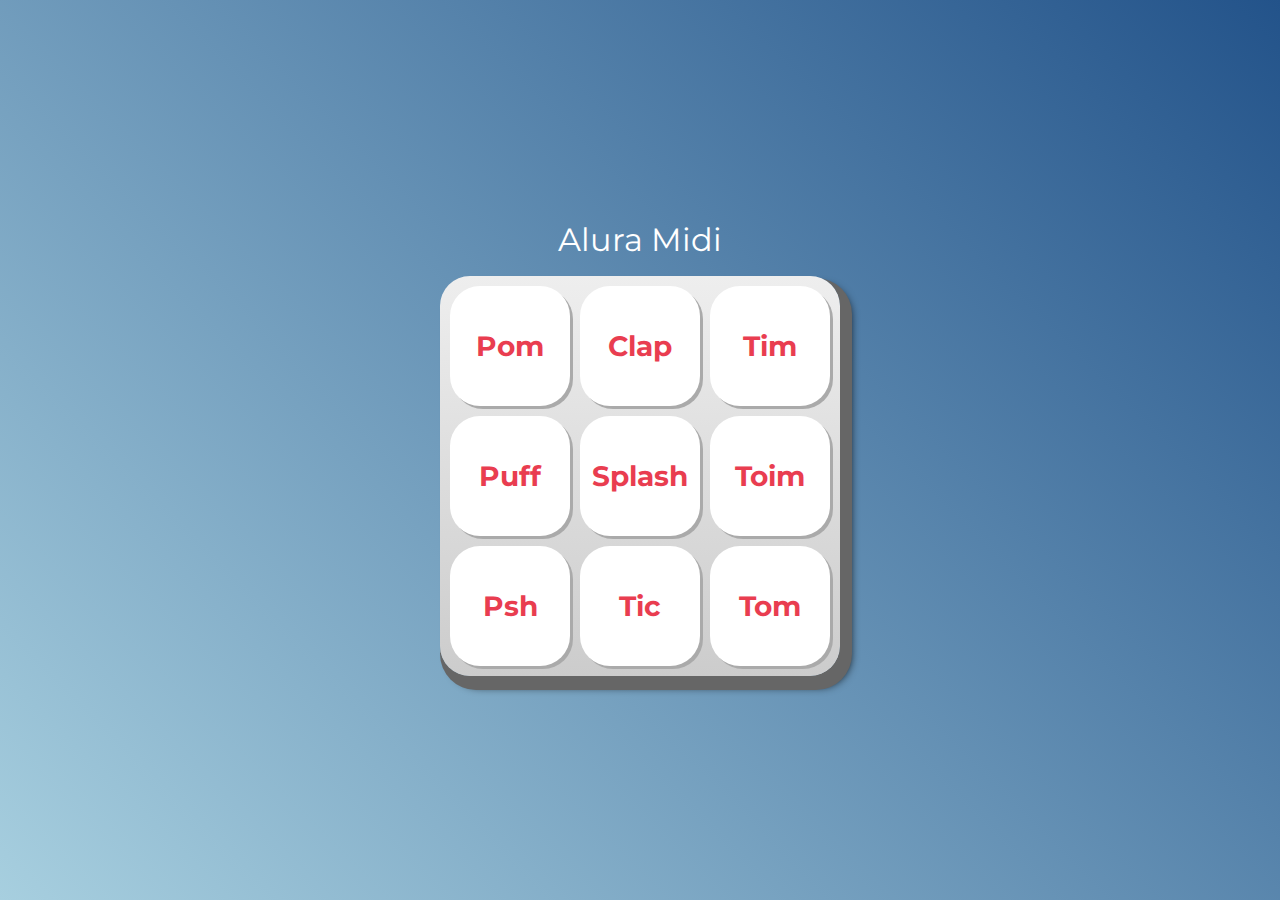
<file:  front-end-g7-one/JavaScript para Web: Crie páginas dinâmicas/aluramidi-curso-arquivos-iniciais/index.html>
<!DOCTYPE html>
<html lang="pt-BR">
<head>
    <meta charset="UTF-8">
    <meta http-equiv="X-UA-Compatible" content="IE=edge">
    <meta name="viewport" content="width=device-width, initial-scale=1.0">

    <title>Alura MIDI</title>

    <link rel="preconnect" href="https://fonts.googleapis.com">
    <link rel="preconnect" href="https://fonts.gstatic.com" crossorigin>
    <link href="https://fonts.googleapis.com/css2?family=Montserrat:wght@500;600&display=swap" rel="stylesheet">

    <link rel="icon" type="image/png" href="images/bateria.png">
    <link rel="stylesheet" href="css/reset.css">
    <link rel="stylesheet" href="css/estilos.css">

</head>
<body>

    <h1>Alura Midi</h1>

    <section class="teclado">
        <button class="tecla tecla_pom">Pom</button>
        <button class="tecla tecla_clap">Clap</button>
        <button class="tecla tecla_tim">Tim</button>

        <button class="tecla tecla_puff">Puff</button>
        <button class="tecla tecla_splash">Splash</button>
        <button class="tecla tecla_toim">Toim</button>

        <button class="tecla tecla_psh">Psh</button>
        <button class="tecla tecla_tic">Tic</button>
        <button class="tecla tecla_tom">Tom</button>
    </section>

    <audio  src="sounds/keyq.wav" id="som_tecla_pom"></audio >
    <audio  src="sounds/keyw.wav" id="som_tecla_clap"></audio >
    <audio  src="sounds/keye.wav" id="som_tecla_tim"></audio >
    <audio  src="sounds/keya.wav" id="som_tecla_puff"></audio >
    <audio  src="sounds/keys.wav" id="som_tecla_splash"></audio >
    <audio  src="sounds/keyd.wav" id="som_tecla_toim"></audio >
    <audio  src="sounds/keyz.wav" id="som_tecla_psh"></audio >
    <audio  src="sounds/keyx.wav" id="som_tecla_tic"></audio >
    <audio  src="sounds/keyc.wav" id="som_tecla_tom"></audio >
</body>
<script src="script/main.js"></script>
</html>
</file>
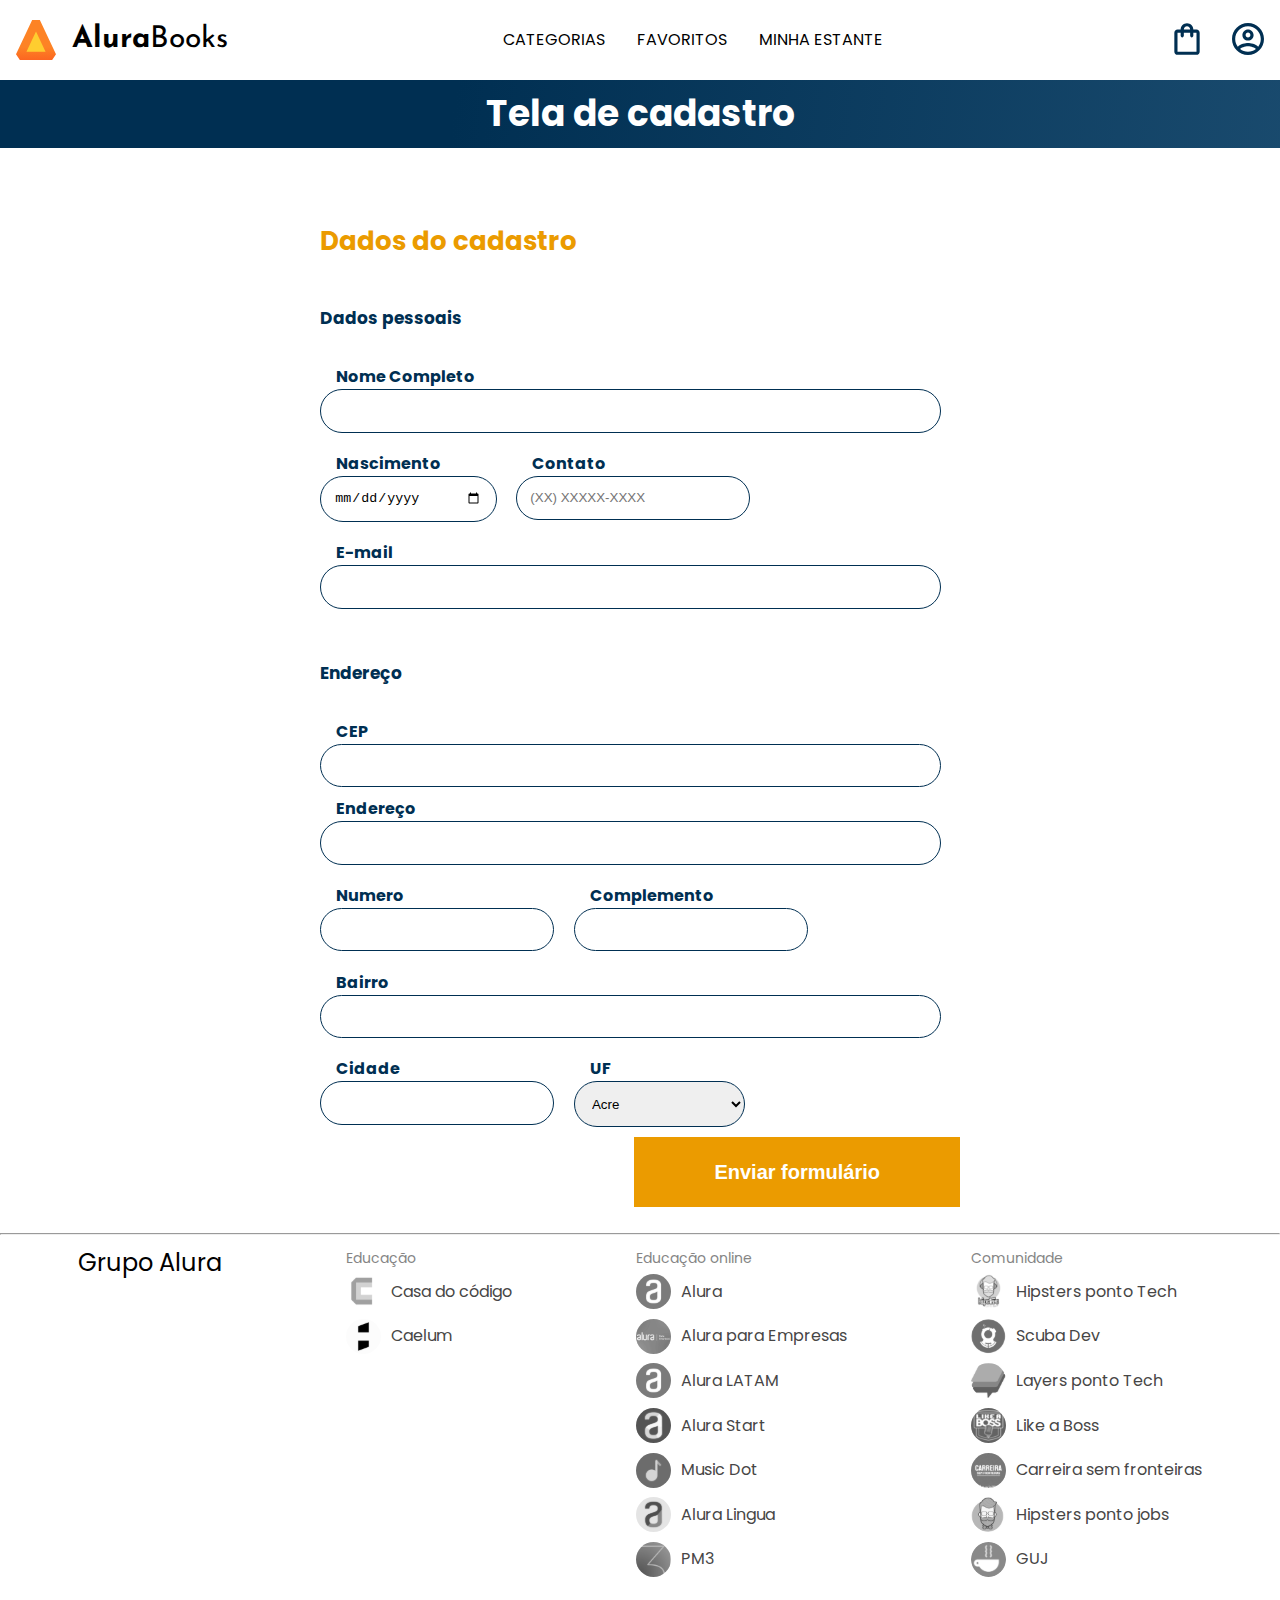
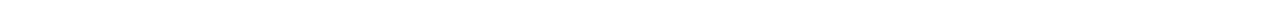
<file:  front-end-g7-one/JavaScript: consumindo e tratando dados de uma API/js-consumindo-dados-api-main/index.html>
<!DOCTYPE html>
<html lang="en">

<head>
    <meta charset="UTF-8">
    <meta http-equiv="X-UA-Compatible" content="IE=edge">
    <meta name="viewport" content="width=device-width, initial-scale=1.0">
    <link rel="stylesheet" href="./styles/reset.css">
    <link rel="preconnect" href="https://fonts.googleapis.com">
    <link rel="preconnect" href="https://fonts.gstatic.com" crossorigin>
    <link href="https://fonts.googleapis.com/css2?family=Poppins:wght@300;400;500;700&display=swap" rel="stylesheet">
    <link rel="stylesheet" href="https://unpkg.com/swiper@8/swiper-bundle.min.css" />
    <link href="https://fonts.googleapis.com/css2?family=Josefin+Sans:wght@400;700&display=swap" rel="stylesheet">
    <link rel="stylesheet" href="./styles/styles.css">
    <title>Formulário de cadastro</title>
</head>

<body>

    <header class="cabeçalho">
        <div class="container">
            <input type="checkbox" id="menu" class="container__botao">
            <label for="menu" class="container__rotulo">
                <span class="cabeçalho__menu-hamburguer container__imagem"></span>
            </label>
            <ul class="lista-menu">
                <li class="lista-menu__titulo">Categorias</li>
                <li class="lista-menu__item">
                    <a href="#" class="lista-menu__link">Programação</a>
                </li>
                <li class="lista-menu__item">
                    <a href="#" class="lista-menu__link">Front-end</a>
                </li>
                <li class="lista-menu__item">
                    <a href="#" class="lista-menu__link">Infraestrutura</a>
                </li>
                <li class="lista-menu__item">
                    <a href="#" class="lista-menu__link">Business</a>
                </li>
                <li class="lista-menu__item">
                    <a href="#" class="lista-menu__link">Design & UX</a>
                </li>
            </ul>
            <img src="img/Logo.svg" alt="Logo da Alurabooks" class="container__imagem">
            <h1 class="container__titulo"><b class="container__titulo--negrito">Alura</b>Books</h1>
        </div>

        <ul class="opções">
            <input type="checkbox" id="opções-menu" class="opções__botão">
            <li class="opções__item"><a href="#" class="opções__link">Categorias</a></li>
            <li class="opções__item"><a href="#" class="opções__link">Favoritos</a></li>
            <li class="opções__item"><a href="#" class="opções__link">Minha estante</a></li>
        </ul>

        <div class="container">
            <a href="#"><img src="img/Favoritos.svg" alt="Meus favoritos"
                    class="container__imagem container__imagem-transparente"></a>
            <a href="#" class="container__link">
                <img src="img/Compras.svg" alt="Carrinhos de compras" class="container__imagem">
                <p class="container__texto">Minha sacola</p>
            </a>
            <a href="#" class="container__link">
                <img src="img/Usuario.svg" alt="Meu perfil" class="container__imagem">
                <p class="container__texto">Meu perfil</p>
            </a>
        </div>
    </header>

    <section class="banner">
        <h2 class="banner__titulo">Tela de cadastro</h2>
    </section>

    <main class="principal">
        <h2 class="principal__titulo">Dados do cadastro</h2>

        <form class="principal__formulario" id="formulario" target="_blank"
            onsubmit="location.replace('./cadastro-finalizado.html')">
            <h3 class="principal__subtitulo">Dados pessoais</h3>
            <div class="formulario__campo">
                <label class="campo__etiqueta" for="nome">Nome Completo</label>
                <input name="nome" id="nome" class="campo__escrita" required />
            </div>
            <div class="formulario__dupla">
                <div class="formulario__campo">
                    <label class="campo__etiqueta" for="nascimento">Nascimento</label>
                    <input name="nascimento" id="nascimento" type="date" class="campo__escrita" required />
                </div>
                <div class="formulario__campo">
                    <label class="campo__etiqueta" for="telefone">Contato</label>
                    <input name="telefone" id="telefone" type="tel" placeholder="(XX) XXXXX-XXXX" class="campo__escrita"
                        required />
                </div>
            </div>
            <div class="formulario__campo">
                <label class="campo__etiqueta" for="email">E-mail</label>
                <input name="email" id="email" type="email" class="campo__escrita" required />
            </div>

            <h3 class="principal__subtitulo">Endereço</h3>

            <div class="formulario__campo">
                <label class="campo__etiqueta" for="cep">CEP</label>
                <input name="cep" id="cep" class="campo__escrita" required />
                <div id="erro"></div>
            </div>

            <div class="formulario__campo">
                <label class="campo__etiqueta" for="endereco">Endereço</label>
                <input name="endereco" id="endereco" class="campo__escrita" required />
            </div>
            <div class="formulario__dupla">
                <div class="formulario__campo">
                    <label class="campo__etiqueta" for="numero">Numero</label>
                    <input name="numero" id="numero" class="campo__escrita" required />
                </div>
                <div class="formulario__campo">
                    <label class="campo__etiqueta" for="complemento">Complemento</label>
                    <input name="complemento" id="complemento" class="campo__escrita" />
                </div>
            </div>
            <div class="formulario__campo">
                <label class="campo__etiqueta" for="bairro">Bairro</label>
                <input name="bairro" id="bairro" class="campo__escrita" required />
            </div>
            <div class="formulario__dupla">
                <div class="formulario__campo">
                    <label class="campo__etiqueta" for="cidade">Cidade</label>
                    <input name="cidade" id="cidade" class="campo__escrita" required />
                </div>

                <div class="formulario__campo">
                    <label class="campo__etiqueta" for="estado">UF</label>
                    <select id="estado" name="estado" class="campo__escrita">
                        <option value="AC">Acre</option>
                        <option value="AL">Alagoas</option>
                        <option value="AP">Amapá</option>
                        <option value="AM">Amazonas</option>
                        <option value="BA">Bahia</option>
                        <option value="CE">Ceará</option>
                        <option value="DF">Distrito Federal</option>
                        <option value="ES">Espírito Santo</option>
                        <option value="GO">Goiás</option>
                        <option value="MA">Maranhão</option>
                        <option value="MT">Mato Grosso</option>
                        <option value="MS">Mato Grosso do Sul</option>
                        <option value="MG">Minas Gerais</option>
                        <option value="PA">Pará</option>
                        <option value="PB">Paraíba</option>
                        <option value="PR">Paraná</option>
                        <option value="PE">Pernambuco</option>
                        <option value="PI">Piauí</option>
                        <option value="RJ">Rio de Janeiro</option>
                        <option value="RN">Rio Grande do Norte</option>
                        <option value="RS">Rio Grande do Sul</option>
                        <option value="RO">Rondônia</option>
                        <option value="RR">Roraima</option>
                        <option value="SC">Santa Catarina</option>
                        <option value="SP">São Paulo</option>
                        <option value="SE">Sergipe</option>
                        <option value="TO">Tocantins</option>
                        <option value="EX">Estrangeiro</option>
                    </select>
                </div>

            </div>


            <input type="submit" value="Enviar formulário" class="formulario__botao" id="enviar">
        </form>
    </main>

    <hr>
    <footer class="rodapé">
        <h2 class="rodapé__titulo">Grupo Alura</h2>
        <ul class="lista-rodapé">
            <li class="lista-rodapé__titulo">Educação</li>
            <li class="lista-rodapé__item">
                <img src="img/CasaDoCodigo.svg" alt="Logo da casa do código">
                <a href="https://www.casadocodigo.com.br/" class="lista-rodapé__link">Casa do código</a>
            </li>
            <li class="lista-rodapé__item">
                <img src="img/Caelum.svg" alt="Logo da caelum">
                <a href="https://caelum.com.br/" class="lista-rodapé__link">Caelum</a>
            </li>
        </ul>

        <ul class="lista-rodapé">
            <li class="lista-rodapé__titulo">Educação online</li>
            <li class="lista-rodapé__item">
                <img src="img/Alura.svg" alt="Logo da Alura">
                <a href="https://www.alura.com.br/" class="lista-rodapé__link">Alura</a>
            </li>
            <li class="lista-rodapé__item">
                <img src="img/AluraEmpresas.svg" alt="Logo da Alura para Empresas">
                <a href="https://www.alura.com.br/empresas" class="lista-rodapé__link">Alura para Empresas</a>
            </li>
            <li class="lista-rodapé__item">
                <img src="img/AluraLATAM.svg" alt="Logo da Alura Latam">
                <a href="https://www.aluracursos.com/" class="lista-rodapé__link">Alura LATAM</a>
            </li>
            <li class="lista-rodapé__item">
                <img src="img/AluraStart.svg" alt="Logo da Alura START">
                <a href="https://www.alurastart.com.br/" class="lista-rodapé__link">Alura Start</a>
            </li>
            <li class="lista-rodapé__item">
                <img src="img/MusicDot.svg" alt="Logo da Music Dot">
                <a href="https://www.musicdot.com.br/" class="lista-rodapé__link">Music Dot</a>
            </li>
            <li class="lista-rodapé__item">
                <img src="img/AluraLingua.svg" alt="Logo da Alura Lingua">
                <a href="https://www.aluralingua.com.br/" class="lista-rodapé__link">Alura Lingua</a>
            </li>
            <li class="lista-rodapé__item">
                <img src="img/PM3.svg" alt="Logo da PM3">
                <a href="https://www.cursospm3.com.br/" class="lista-rodapé__link">PM3</a>
            </li>
        </ul>

        <ul class="lista-rodapé">
            <li class="lista-rodapé__titulo">Comunidade</li>
            <li class="lista-rodapé__item">
                <img src="img/HipstersTech.svg" alt="Logo do Hipsters ponto Tech">
                <a href="https://hipsters.tech/" class="lista-rodapé__link">Hipsters ponto Tech</a>
            </li>
            <li class="lista-rodapé__item">
                <img src="img/ScubaDev.svg" alt="Logo do Scuba Dev">
                <a href="https://scuba.dev.br/" class="lista-rodapé__link">Scuba Dev</a>
            </li>
            <li class="lista-rodapé__item">
                <img src="img/LayersTech.svg" alt="Logo do Layers ponto Tech">
                <a href="https://layerspontotech.com.br/" class="lista-rodapé__link">Layers ponto Tech</a>
            </li>
            <li class="lista-rodapé__item">
                <img src="img/LikeABoss.svg" alt="Logo do Like a Boss">
                <a href="https://likeaboss.com.br/" class="lista-rodapé__link">Like a Boss</a>
            </li>
            <li class="lista-rodapé__item">
                <img src="img/CarreiraSemFronteira.svg" alt="Logo do Carreira sem fronteiras">
                <a href="https://www.carreirasemfronteiras.com.br/" class="lista-rodapé__link">Carreira sem
                    fronteiras</a>
            </li>
            <li class="lista-rodapé__item">
                <img src="img/HipstersJobs.svg" alt="Logo do Hipsters ponto jobs">
                <a href="https://hipsters.jobs/" class="lista-rodapé__link">Hipsters ponto jobs</a>
            </li>
            <li class="lista-rodapé__item">
                <img src="img/GUJ.svg" alt="Logo do GUJ">
                <a href="https://www.guj.com.br/" class="lista-rodapé__link">GUJ</a>
            </li>
        </ul>
    </footer>
<script src="script/main.js"></script>
</body>

</html>
</file>
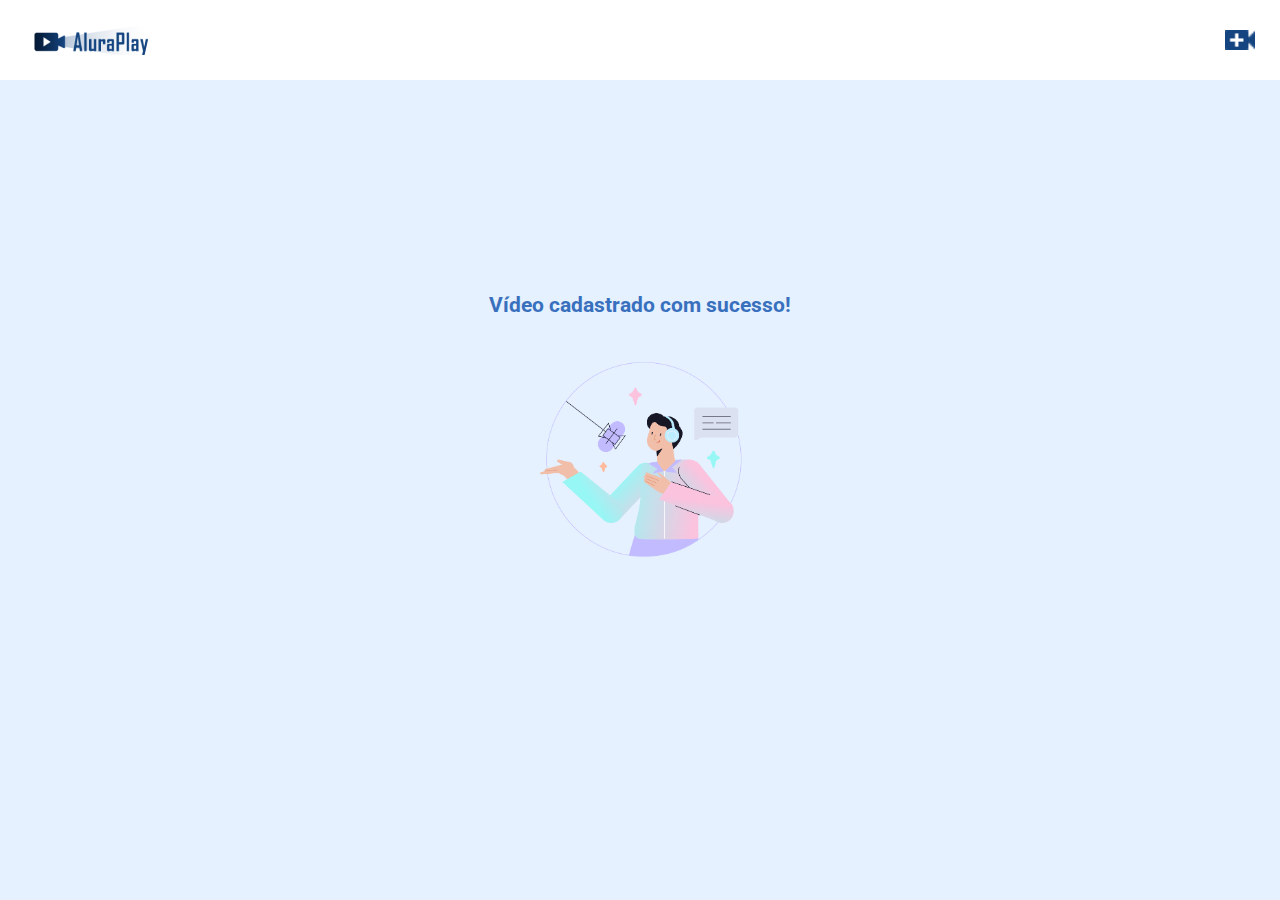
<file:  front-end-g7-one/JavaScript: criando requisições/aluraplay-requisicoes/pages/envio-concluido.html>
<!DOCTYPE html>
<html lang="pt-br">

<head>
    <meta charset="UTF-8">
    <meta http-equiv="X-UA-Compatible" content="IE=edge">
    <meta name="viewport" content="width=device-width, initial-scale=1.0">
    <link href="https://fonts.googleapis.com/css2?family=Roboto:wght@400;700&display=swap" rel="stylesheet">
    <link rel="stylesheet" href="../css/reset.css">
    <link rel="stylesheet" href="../css/estilos.css">
    <link rel="stylesheet" href="../css/estilos-form.css">
    <link rel="stylesheet" href="../css/flexbox.css">
    <title>AluraPlay</title>
    <link rel="shortcut icon" href="./img/favicon.ico" type="image/x-icon">
</head>

<body>

    <!-- Cabecalho -->
    <header>

        <nav class="cabecalho">
            <a class="logo" href="../index.html"></a>

            <div class="cabecalho__icones">
                <a href="./enviar-video.html" class="cabecalho__videos"></a>
            </div>
        </nav>

    </header>

    <main class="mensagem">
        <div>
            <h3 class="mensagem__titulo">Vídeo cadastrado com sucesso!</h3>
            <img src="../img/upload.png" class="mensagem__imagem">
        </div>
    </main>


</body>

</html>
</file>
<file:  front-end-g7-one/Flexbox e layouts responsivos/projeto-aluraplay-projeto-base/css/estilos.css>
*,
*::before,
*::after {
    --azul-escuro: #154580;
    --azul-medio: #3970BE;
    --azul-claro: #E5F1FF;
    --cinza-texto: #444444;
    --cinza-claro: #ECECEC;
    box-sizing: border-box;
}

body {
    font-family: Roboto, Arial, Helvetica, sans-serif;
    background-color: var(--azul-claro);
    position: relative;
    width: 100%;
    height: 100vh;
    overflow: auto;
    font-size: 14px;
    color: white;
    box-sizing: border-box;
    text-align: center;
}

/* CABEÇALHO */

.cabecalho__container {
    background-color: white;
    height: 80px;
    width: 100%;
    padding: 0 25px;
}

.logo__item {
    background-image: url(../img/cabecalho/Logo.png);
    background-repeat: no-repeat;
    padding: 15px 65px;
    cursor: pointer;
}

.pesquisar__input {
    width: 260px;
    height: 32px;
    border: 1px solid rgb(211, 211, 211);
    font-size: 16px;
    padding: 3px 8px;
    border: 1px solid rgb(211, 211, 211);
}

.pesquisar__label {
    background-image: url(../img/cabecalho/search.png);
    background-repeat: no-repeat;
    background-position: center;
    border: 1px solid rgb(211, 211, 211);
    background-color: #F9F9F9;
    border-left: none;
    padding: 8px 18px 5px;
    cursor: pointer;
}

.cabecalho__audio {
    background-image: url(../img/cabecalho/mic.png);
    padding: 20px;
    display: none;
}

.cabecalho__videos {
    background-image: url(../img/cabecalho/video_call.png);
    background-repeat: no-repeat;
    background-position: center;
    padding: 20px;
}

.cabecalho__apps {
    background-image: url(../img/cabecalho/apps.png);
    background-repeat: no-repeat;
    background-position: center;
    padding: 13px 30px 13px 13px;
}

.cabecalho__notificacoes {
    background-image: url(../img/cabecalho/notifications.png);
    background-repeat: no-repeat;
    background-position: center;
    padding: 13px 30px 13px 13px;
}

.cabecalho__avatar {
    background-image: url(../img/cabecalho/Avatar.png);
    background-repeat: no-repeat;
    background-position: center;
    padding: 13px 30px 13px 13px;
}

/* MENU LATERAL */

.menu__container {
    background-color: var(--azul-escuro);
    font-size: 14px;
}

.menu__itens:hover {
    background-color: var(--azul-medio);
    transition: .5s;
}

.icone__inicio::before {
    content: url(../img/menu/home.png);
}

.icone__explorar::before {
    content: url(../img/menu/explore.png);
}

.icone__shorts::before {
    content: url(../img/menu/shorts.png);
}

.icone__inscricoes::before {
    content: url(../img/menu/subscriptions.png);
}

.icone__biblioteca::before {
    content: url(../img/menu/video_library.png);
}

.icone__historico::before {
    content: url(../img/menu/history.png);
}

.icone__relogio::before {
    content: url(../img/menu/history_toggle_off.png);
}

.icone__like::before {
    content: url(../img/menu/thumb_up_alt.png);
}

.icone__alura::before {
    content: url(../img/menu/Avatar_Alura.png);
}

.icone__gaveta::before {
    content: url(../img/menu/Avatar_Gaveta.png);
}

.icone__ballerini::before {
    content: url(../img/menu/Avatar_Rafa.png);
}

.icone__iamarino::before {
    content: url(../img/menu/Avatar_Atila.png);
}

.icone__souto::before {
    content: url(../img/menu/Avatar_Souto.png);
}

.icone__nerd::before {
    content: url(../img/menu/Avatar_Jovem_Nerd.png);
}

.icone__deschamps::before {
    content: url(../img/menu/Avatar_Deschamps.png);
}

.icone__mostrar::before {
    content: url(../img/menu/keyboard_arrow_down.png);
}

.icone__videos::before {
    content: url(../img/menu/videos.png);
}

.icone__filmes::before {
    content: url(../img/menu/filmes.png);
}

.icone__jogos::before {
    content: url(../img/menu/jogos.png);
}

/* SECAO SUPERIOR */

.superior__secao__container {
    height: 63px;
    color: white;
    font-size: 16px;
    background-color: var(--azul-claro);
    padding: 0 20px;
    position: fixed;
    top: 80px;
    right: 0;
    left: 0;
}

.superior__item {
    color: var(--cinza-texto);
    font-size: 16px;
    background-color: white;
    border-radius: 20px;
    padding: 8px 20px;
    cursor: pointer;
}

.superior__item:hover {
    color: white;
    background-color: var(--azul-escuro);
    transition: .5s;
}

/* SEÇÃO VÍDEOS */

.videos__container {
    color: black;
    padding: 153px 20px 10px 20px;
}

.videos__item:hover {
    transform: scale(1.3);
    background-color: var(--azul-claro);
    z-index: 2;
    transition: .5s;
}

.descricao-video h3 {
    font-weight: 700;
    color: #444444;
}

.descricao-video p {
    font-size: 14px;
    color: #444444;
}

/* RODAPÉ */

.rodape__container {
    width: 100%;
    height: 875px;
    color: var(--cinza-texto);
    line-height: 1.5;
    font-size: 16px;
    background-color: white;
}

.rodape__titulo {
    color: var(--azul-medio);
    font-weight: bold;
    padding: 10px 0 20px 0;
}

@media(min-width: 834px) {

    body {
        height: 100vh;
    }

    /* ESTILOS DO MENU LATERAL */

    .menu__container {
        font-size: 16px;
    }

    .menu__lista {
        padding-top: 15px;
    }

    .menu__lista li {
        width: 100%;
    }

    /* ESTILOS DA SECAO SUPERIOR */

    .superior__secao__container {
        border-top: var(--azul-medio) 1px solid;
        border-bottom: var(--azul-medio) 1px solid;
        width: auto;
        left: 82px;
    }

    /*ESTILOS SEÇÃO VÍDEOS */

    .videos__container {
        padding-left: 90px;
        padding-right: 17px;
    }

    .videos__item:hover {
        transform: scale(1.3);
    }

    /* ESTILOS RODAPÉ */

    .rodape__container {
        height: 420px;
        padding-left: 74px;
    }

}

@media(min-width: 1440px) {

    /* SEÇÃO SUPERIOR */

    .superior__secao__container {
        left: 247px;
    }

    /* ESTILOS DO MENU LATERAL */

    .menu__lista {
        border-bottom: 1.5px solid var(--azul-medio);
    }

    /* ESTILOS VIDEOS */

    .videos__container {
        padding-right: 10px;
        padding-left: 248px;
    }

    /* ESTILOS RODAPÉ */

    .rodape__container {
        padding-left: 240px;
        height: 225px;
    }

}
</file>
<file:  front-end-g7-one/Flexbox e layouts responsivos/projeto-aluraplay-projeto-base/css/flexbox.css>
/*CABEÇALHO*/
.cabecalho__container{
    display: flex;
    justify-content: space-between;
    align-items: center;
    position: fixed;
    top: 0;
}

.cabecalho__pesquisar__item{
    display: none;
}

/* MENU */

.menu__container{
    position: fixed;
    bottom: 0%;
    height: 74px;
    width: 100%;
}

.menu__lista{
    display: flex;
    justify-content: space-around;
    height: 100%;
}

.menu__lista li{
    align-self: center;
}

.menu__itens{
    display: flex;
    flex-direction: column;
    gap: 5px;
}


.menu__lista{
    display: flex;
    justify-content: space-around;
    
}

.menu__lista:nth-child(2),
.menu__lista:nth-child(3),
.menu__lista:nth-child(4){
    display: none;
}

/*SEÇÃO SUPERIOR*/
.superior__secao__container{
    display: flex;
    align-items: center;
    white-space: nowrap;
    overflow: scroll;
    gap: 15px;
}

/* VIDEO */

.videos__container{
    display: flex;
    flex-wrap: wrap;
    gap: 10px;
}

.videos__item{
    height: 303px;
    width: 280px;
    flex-grow: 1;
}

/* DESAFIO VIDEO */ 

.descricao-video{
    display: grid;
    margin-top: 1rem;
    text-align: start;
    column-gap: 1rem;
    row-gap: 10px;
    grid-template-columns: auto 1fr;
}

.descricao-video img{
    grid-area: 1 / 1 / 3 / 2;
}

.descricao-video h3{
    grid-area: 1 / 2 / 2 / 3;
    font-weight: 700;
    color: #444444;
}

.descricao-video p{
    grid-area: 2 / 2 / 3 / 3;
    font-size: 14px;
    color: #444444;
}

/*RODAPÉ*/
.rodape__container{
    display: flex;
   /* flex-direction: column;
    flex-wrap: wrap; */
    flex-flow: column, wrap;
}

/*TELAS DE TABLET*/
@media (min-width: 834px){

    /*CABEÇALHO*/
    .cabecalho__pesquisar__item{
        display: block;
    }

    /* MENU */
    .menu__container{
        left: 0;
        width: 74px;
        height: auto;
        top: 80px;
    }
    .menu__lista{
        flex-direction: column;
        justify-content: flex-start;
        padding-top: 15px;
        gap: 33px;        
    }

    /*RODAPÉ*/
    .rodape__container{
        justify-content: space-between;
    }


}


@media(min-width: 1440px){
    .menu__container{
        width: 239px;
        overflow: scroll;
    }

    .menu__lista:nth-child(2),
    .menu__lista:nth-child(3),
    .menu__lista:nth-child(4){
        display: flex;
    }

    .menu__lista{
        height: auto;
        padding: 20px 17px 20px 15px;
        gap: 15px;
    }

    .menu__itens{
        flex-direction: row;
        gap: 15px;
        align-items: center;
    }

    .menu__lista:nth-child(3){
        flex-direction: column-reverse;
    }

    /* .jogos{
        order: 3;
    }

    .filmes{
        order: 2;
    }

    .premium{
        order: 1;
    }

    .maispagina{
        order: 4;
    } */
}
</file>
<file:  front-end-g7-one/IA generativa no Front-end: trabalhando com acessibilidade, semântica e HTML/jornada-ia-base-projeto-base/global.css>
:root {
    /* Colors */
    --branco: #fff;
    --preto: #000;
    --neutral-c: #f5f5f5;
    --cinza-escuro: #8c8c8c;
    --grafite: #222;
    --vermelho: #b81515;
}

* {
    font-family: Montserrat;
    box-sizing: border-box;
}

body {
    margin: 0;
}

a {
    text-decoration: none;
}
</file>
<file:  front-end-g7-one/IA generativa no Front-end: trabalhando com acessibilidade, semântica e HTML/jornada-ia-base-projeto-base/index.css>
.cabecalho__container {
    background: var(--preto);
    width: 100%;
    padding: 40px 0;
}

.cabecalho {
    justify-content: space-between;
    display: flex;
    align-items: center;
    max-width: 1200px;
    margin: 0 auto;
}

.cabecalho__logo--icone {
    max-width: 260px;
}

.cabecalho__ul{
    display: flex;
    gap: 40px;
}


.cabecalho__navegacao--item {
    color: var(--branco);
    font-size: 24px;
    font-style: normal;
    font-weight: 500;
    line-height: normal;
}

.banner__figure {
    margin: 0;
    padding: 0;
}

.banner__img {
    max-width: 100%;
}

.banner__descricao {
    max-width: 1200px;
    color: var(--grafite, #222);
    text-align: center;
    font-size: 32px;
    font-style: normal;
    font-weight: 400;
    line-height: 150%;
    margin: 110px auto;
}

.container {
    max-width: 1200px;
    margin: 0 auto;
}

.ofertas {
    margin-bottom: 112px;
}

.depoimentos__titulo,
.pagamento__titulo,
.destinos__titulo,
.busca__titulo,
.ofertas__titulo {
    color: var(--grafite);
    font-size: 32px;
    font-style: normal;
    font-weight: 700;
    line-height: normal;
    text-align: center;
    margin-bottom: 64px;
}

.depoimentos__titulo--sublinhado,
.pagamento__titulo--sublinhado,
.destinos__titulo--sublinhado,
.busca__titulo--sublinhado,
.ofertas__titulo--sublinhado {
    width: 180px;
    height: 4px;
    background: var(--vermelho);
    margin: 0 auto;
    margin-top: 16px;
}

img {
    max-width: 100%;
}

.ofertas__cards--grupo {
    display: flex;
    gap: 24px;
    justify-content: space-around;
    flex-wrap: wrap;
}

.ofertas__cards--item {
    display: flex;
    padding: 24px 0px;
    flex-direction: column;
    justify-content: center;
    align-items: center;
    gap: 16px;
    border-radius: 16px;
    background-position: center;
    background-size: cover;
    background-repeat: no-repeat;
    padding: 24px 32px;
    color: var(--branco);
    flex: 1 0 calc(50% - 48px);
    box-sizing: border-box;
    text-align: center;
}

.ofertas__cards--item  button{
    background-color: var(--vermelho);
    border: none;
}

.ofertas__cards--japao {
    background-image: url("./img/tokyo.png");
}

.ofertas__cards--san-andreas {
    background-image: url("./img/san-andreas.png");
}

.ofertas__cards--paraiba {
    background-image: url("./img/paraiba.png");
}

.ofertas__cards--manaus {
    background-image: url("./img/manaus.png");
}

.ofertas__card--destino-tipo {
    color: var(--branco, #FFF);
    text-align: center;
    font-size: 20px;
    font-style: normal;
    font-weight: 400;
    line-height: 32px;
    margin-bottom: 8px;
}

.ofertas__card--destino-nome {
    font-size: 48px;
    font-style: normal;
    font-weight: 700;
    line-height: normal;
}

.ofertas__card--preco {
    font-size: 40px;
    font-style: normal;
    font-weight: 700;
    line-height: normal;
    margin-bottom: 24px;
}

.destinos__item--botao,
.ofertas__card--botao {
    border-radius: 8px;
    background: var(--vermelho, #B81515);
    padding: 16px 48px;
    box-sizing: border-box;
    display: inline-block;
}

.destinos__item--botao-texto,
.ofertas__card--botao-texto {
    font-size: 20px;
    font-style: normal;
    font-weight: 700;
    line-height: 32px;
    color: var(--branco, #FFF);
}

.busca__categorias {
    display: flex;
    align-items: stretch;
    gap: 24px;
    margin-bottom: 112px;
}

.busca__categoria {
    color: var(--grafite, #222);
    text-align: center;
    font-size: 28px;
    font-style: normal;
    font-weight: 700;
    line-height: normal;
    border-radius: 8px;
    background: var(--cinza-claro, #F5F5F5);
    padding: 24px 16px;
    flex: 1;
    display: flex;
    flex-direction: column;
    justify-content: center;
}

span.material-symbols-outlined {
    color: var(--cinza-escuro, #8C8C8C);
    font-size: 80px;
    font-style: normal;
    font-weight: 400;
    line-height: normal;
}

.destinos__lista {
    display: flex;
    align-items: stretch;
    gap: 24px;
    margin-bottom: 112px;
}

.destinos__item {
    flex: 1;
    display: flex;
    flex-direction: column;
    justify-content: center;
}

.destinos__item--image {
    max-width: 100%;
}

.destinos__item--nome {
    color: var(--grafite, #222);
    font-size: 28px;
    font-style: normal;
    font-weight: 700;
    line-height: normal;
    margin: 24px 0;
}

.destinos__item--descricao {
    color: var(--grafite, #222);
    font-size: 20px;
    font-style: normal;
    font-weight: 400;
    line-height: 32px;
    margin-bottom: 24px;
}

.pagamento {
    margin-bottom: 112px;
}

.pagamento__imagens--grupo,
.pagamento__condicoes {
    display: flex;
    gap: 24px;
}

.pagamento__condicoes--descricao{
    width: 384px;
}

.pagamento__condicoes--destaque {
    color: var(--grafite, #222);
    font-size: 28px;
    font-style: normal;
    font-weight: 700;
    line-height: normal;
    margin-bottom: 24px;
}

.pagamento__condicoes--detalhes {
    display: flex;
    color: var(--grafite, #222);
    font-size: 20px;
    font-style: normal;
    font-weight: 400;
    line-height: 32px;
    width: 384px;
    max-width: 100%;
}

.pagamento__imagens--imagem-container {
    flex: 1;
}

.pagamento__imagens--imagem-destaque {
    margin-top: 20px;
}

.pagamento__imagens--imagem {
    max-width: 100%;
}

.depoimentos {
    margin-bottom: 112px;
}

.depoimentos__wrapper {
    display: flex;
    gap: 24px;
    align-items: stretch;
}

.depoimentos__item {
    flex: 1;
    display: flex;
    flex-direction: column;
    justify-content: space-between;
}

.depoimentos__texto {
    color: var(--grafite, #222);
    font-size: 16px;
    font-style: normal;
    font-weight: 400;
    line-height: 28px;
}

.depoimentos__autor {
    margin-top: 12px;
    display: flex;
    gap: 24px;
}

.depoimentos__autor--foto {
    max-width: 86px;
}

.depoimentos__autor--nome {
    color: var(--grafite, #222);
    text-align: center;
    font-size: 20px;
    font-style: normal;
    font-weight: 700;
    line-height: 32px;
    margin-bottom: 8px;
}

.footer__container {
    background: var(--preto);
    width: 100%;
    padding: 40px 0;
    margin-top: -4px;
}

.footer {
    justify-content: space-between;
    display: flex;
    align-items: center;
    max-width: 1200px;
    margin: 0 auto;
    color: var(--branco, #FFF);
}

.footer__logo-icon {
    max-width: 160px;
    margin-bottom: 16px;
}

.footer__info-container {
    display: flex;
    flex-direction: column;
    gap: 16px;
}

.footer__text-info {
    color: var(--neutral-c, #F5F5F5);
    font-size: 20px;
    font-style: normal;
    font-weight: 400;
    line-height: 32px; /* 160% */
}

.footer__social-media-container {
    text-align: center;
}

.footer__social-media-text {
    color: var(--neutral-c, #F5F5F5);
    font-size: 16px;
    font-style: normal;
    font-weight: 400;
    line-height: 28px;
    margin-bottom: 16px;
}

@media (max-width: 1024px){
    .cabecalho, .footer {
        justify-content: space-around
    }
    .banner__descricao,
    .ofertas, 
    .destinos, 
    .pagamento{
        padding: 0 30px;
    }

    .depoimentos{
        padding: 0 10px;
    }
}

@media (max-width: 768px){
    .busca__categorias{
        flex-direction: column;
        flex-wrap: wrap;
    }

    .busca__categoria{
        flex: 1 0 calc(50% - 45px);
    }
}
</file>
<file:  front-end-g7-one/JavaScript para Web: Crie páginas dinâmicas/aluramidi-curso-arquivos-iniciais/css/estilos.css>
:root {
  --cinza: #aaa;
  --vermelha: #e93d50;
  --vermelha-escura: #af303f;
  --branca: #fff;
  --luz: rgb(229, 255, 0);
}

body {
  align-items: center;
  background: linear-gradient(45deg, #a7cfdf 0%,#23538a 100%);
  display: flex;
  justify-content: center;
  flex-direction: column;
  font-family: 'Montserrat', sans-serif;
  min-height: 100vh;
}

h1 {
  color: var(--branca);
  margin-bottom: 20px;
  font-size: 2rem;
}

.teclado {
  background: linear-gradient(to bottom, #eeeeee 0%,#cccccc 100%);
  box-shadow: 6px 8px 0 6px #666, 10px 10px 10px #000;
  border-radius: 30px;
  display: grid;
  gap: 10px;
  grid-template-columns: repeat(3, 1fr);
  padding: 10px;
}

.tecla {
  background-color: var(--branca);
  border-radius: 30px;
  box-shadow: 3px 3px 0 var(--cinza);
  color: var(--vermelha);
  cursor: pointer;
  height: 120px;
  font-size: 1.75em;
  font-weight: bold;
  line-height: 120px;
  text-align: center;
  width: 120px;
}

.tecla.ativa,
.tecla:active {
  background-color: var(--vermelha);
  border: 4px solid  var(--vermelha);
  box-shadow: 3px 3px 0 var(--vermelha-escura) inset;
  color: var(--branca);
  outline: none;
}

.tecla.focus,
.tecla:focus {
  outline: none;
  box-shadow: 1px 1px 10px var(--luz);
}

.tecla.active:focus,
.tecla:active:focus {
  box-shadow: 3px 3px 0 var(--vermelha-escura) inset, 1px 1px 10px var(--luz);
}
</file>
<file:  front-end-g7-one/JavaScript: consumindo e tratando dados de uma API/js-consumindo-dados-api-main/styles/styles.css>
@import url("header.css");
@import url("banner.css");
@import url("formulario.css");
@import url("rodape.css");
@import url("cadastro.css");

:root {
    --cor-de-fundo: #EBECEE;
    --branco: #FFFFFF;
    --laranja: #EB9B00;
    --azul-degrade: linear-gradient(97.54deg, #002F52 35.49%, #326589 165.37%);
    --fonte-principal: "Poppins";
    --azul: #002F52;
    --fonte-secundario: "Josefin Sans";
    --preto: #000000;
    --cinza: #474646;
    --cinza-claro: #858585;
    --vermelho: #D94937;
}

body {
    background-color: var(--branco);
    font-family: var(--fonte-principal);
    font-size: 16px;
    font-weight: 400;
}
</file>
<file:  front-end-g7-one/JavaScript: criando requisições/aluraplay-requisicoes/css/estilos.css>
*,
*::before,
*::after {
    --azul-escuro: #154580;
    --azul-medio: #3970BE;
    --azul-claro: #E5F1FF;
    --cinza-texto: #444444;
    --cinza-claro: #ECECEC;
    box-sizing: border-box;
}

body {
    font-family: Roboto, Arial, Helvetica, sans-serif;
    background-color: var(--azul-claro);
    position: relative;
    width: 100%;
    height: 100vh;
    overflow: auto;
    font-size: 14px;
    color: white;
    box-sizing: border-box;
    text-align: center;
}

/* ESTILOS DO HEADER */

.cabecalho {
    background-color: white;
    position: fixed;
    top: 0;
    height: 80px;
    width: 100%;
    padding: 0 25px;
    z-index: 2;
}

.logo {
    background-image: url(../img/cabecalho/Logo.png);
    background-repeat: no-repeat;
    padding: 15px 65px;
    cursor: pointer;
}


.cabecalho__videos {
    background-image: url(../img/cabecalho/video_call.png);
    background-size: contain;
    background-repeat: no-repeat;
    background-position: center;
    padding: 15px;
}

/* ESTILOS DA SEÇÃO VÍDEOS */

.videos__container {
    color: black;
}

.mensagem {
    display: grid;
    align-items: center;
    justify-content: center;
    height: 100vh;
}

.mensagem__imagem {
    width: 30%;
}

.mensagem__titulo {
    color: var(--azul-medio);
    font-weight: bold;
    font-size: 21px;
}

.pesquisar__input {
    width: 260px;
    height: 32px;
    border: 1px solid rgb(211, 211, 211);
    font-size: 16px;
    padding: 3px 8px;
    border: 1px solid rgb(211, 211, 211);
    color: var(--azul-escuro);
}

.pesquisar__botao {
    background-image: url(../img/cabecalho/search.png);
    background-repeat: no-repeat;
    background-position: center;
    border: 1px solid rgb(211, 211, 211);
    background-color: #F9F9F9;
    border-left: none;
    padding: 15px 15px;
    cursor: pointer;
}

.cabecalho__pesquisar {
    display: flex;
    justify-content: center;
}

@media(min-width: 834px) {

    body {
        height: 100vh;
    }

}
</file>
<file:  front-end-g7-one/JavaScript: criando requisições/aluraplay-requisicoes/css/estilos-form.css>
.container {
    display: grid;
    align-items: center;
    justify-content: center;
    height: 100vh;
}

.container__formulario {
    margin: 3em 0;
    display: flex;
    flex-direction: column;
    align-items: center;
    justify-content: center;
    text-align: initial;
}

.formulario__campo {
    margin: 1em;
    font-size: 1.6em;
}

.formulario__titulo {
    color: var(--azul-medio);
    font-weight: bold;
    font-size: 21px;
}

.campo__escrita {
    width: 50vw;
    border-radius: 24px;
    display: block;
    color: black;
    padding: 1em
}

.campo__etiqueta {
    line-height: 1.5;
    padding: 0 0 .1em 1em;
    font-weight: 700;
    color: var(--azul-medio);
}

.formulario__botao {
    padding: 1em 3em;
    margin: 2em 0;
    border-radius: 24px;
    background-color: var(--azul-escuro);
}
</file>
<file:  front-end-g7-one/JavaScript: criando requisições/aluraplay-requisicoes/css/flexbox.css>
/* Aula 1 */
.cabecalho {
    display: flex;
    justify-content: space-between;
    align-items: center;
}






/* SEÇÃO VÍDEOS */

.videos__container {
    display: flex;
    flex-wrap: wrap;
    gap: 10px;
    z-index: 1;
    padding: 153px 20px 10px 20px;
}

.videos__item {
    flex-grow: 1;
    height: 303px;
    width: 300px;
}

/* grid vídeos */

.descricao-video {
    margin-top: 1rem;
    display: grid;
    text-align: start;
    column-gap: 1rem;
    row-gap: 10px;
    grid-template-columns: auto 1fr;
}

.descricao-video img {
    grid-area: 1 / 1 / 3 / 2;
}

.descricao-video h3 {
    grid-area: 1 / 2 / 2 / 3;
    font-weight: 700;
    color: #444444;
}

.descricao-video p {
    grid-area: 2 / 2 / 3 / 3;
    font-size: 14px;
    color: #444444;
}

.descricao-video img {
    width: 2em;
    height: 2em;
    border-radius: 100%;
}

@media(min-width: 834px) {

    .videos__container {
        padding-left: 10%;
        padding-right: 10%;
    }
}

@media(min-width: 1440px) {
    .videos__item {
        width: 288px;
    }
}
</file>
